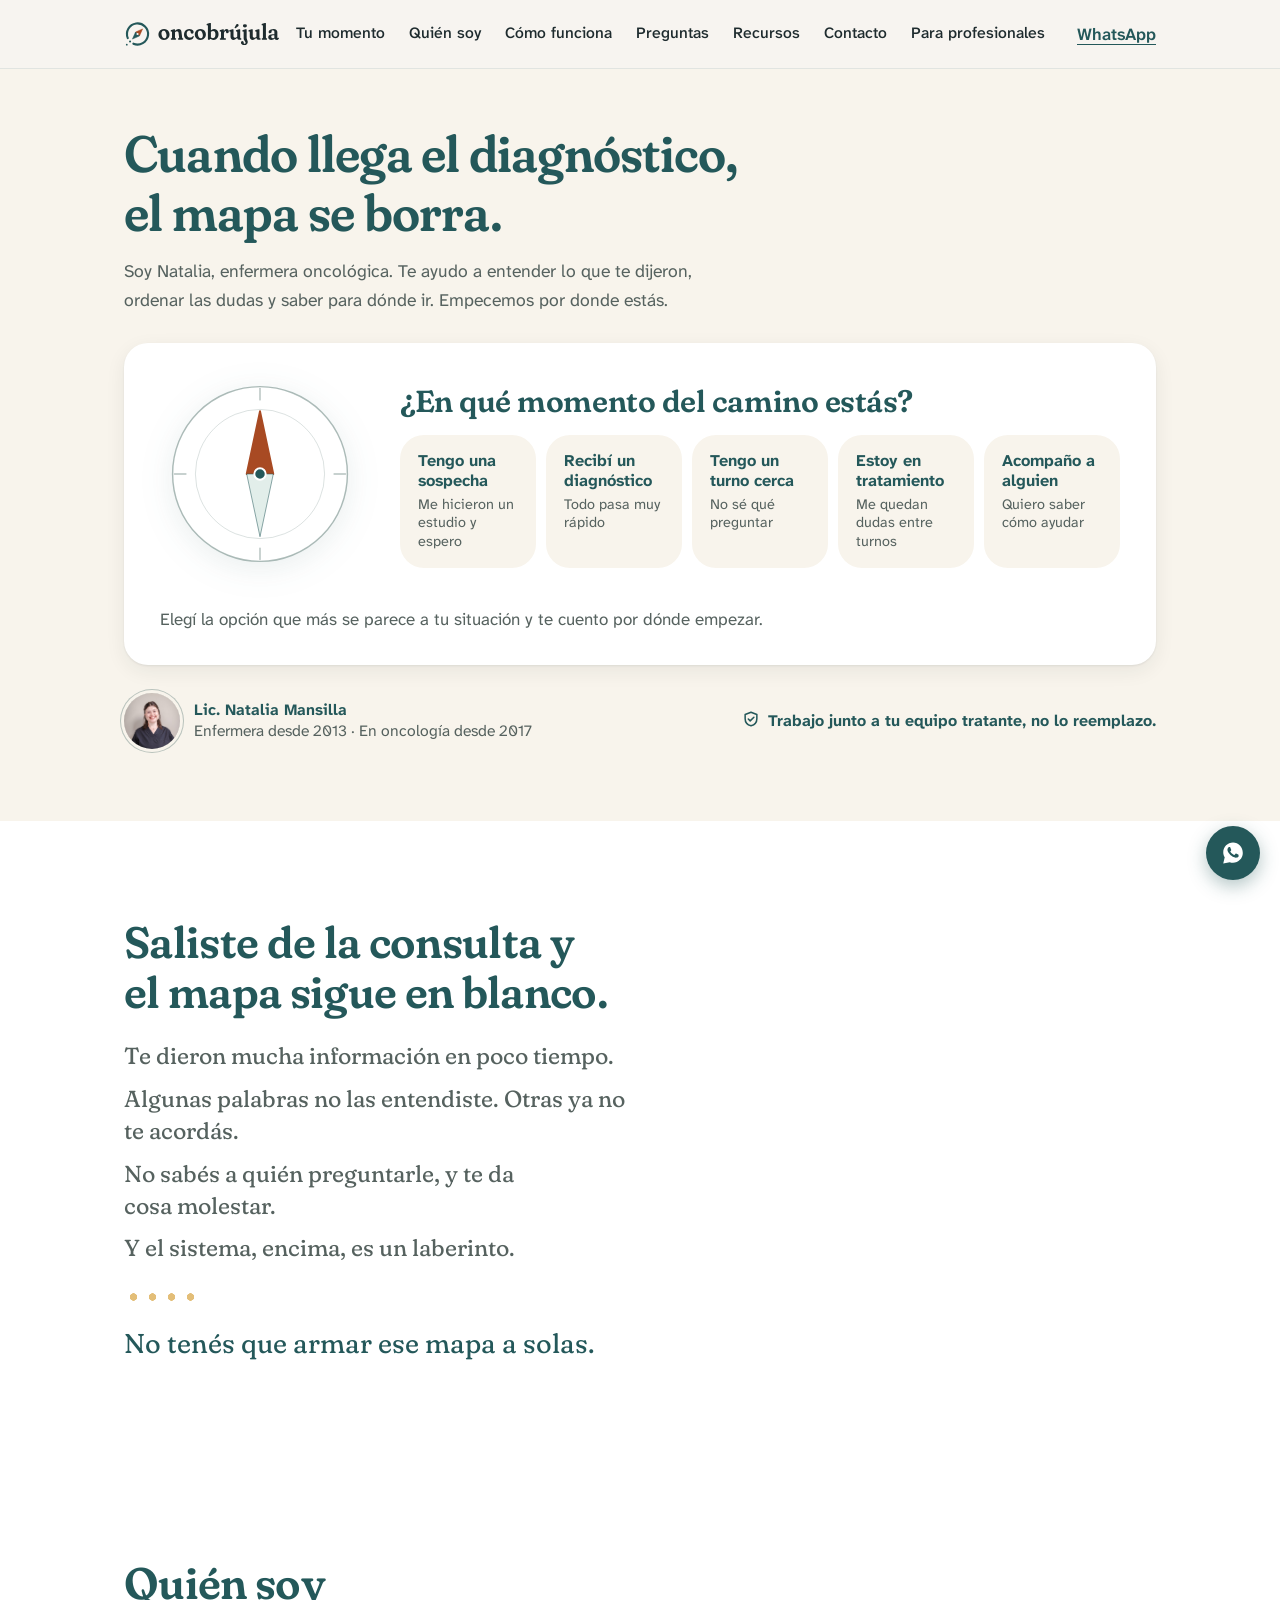
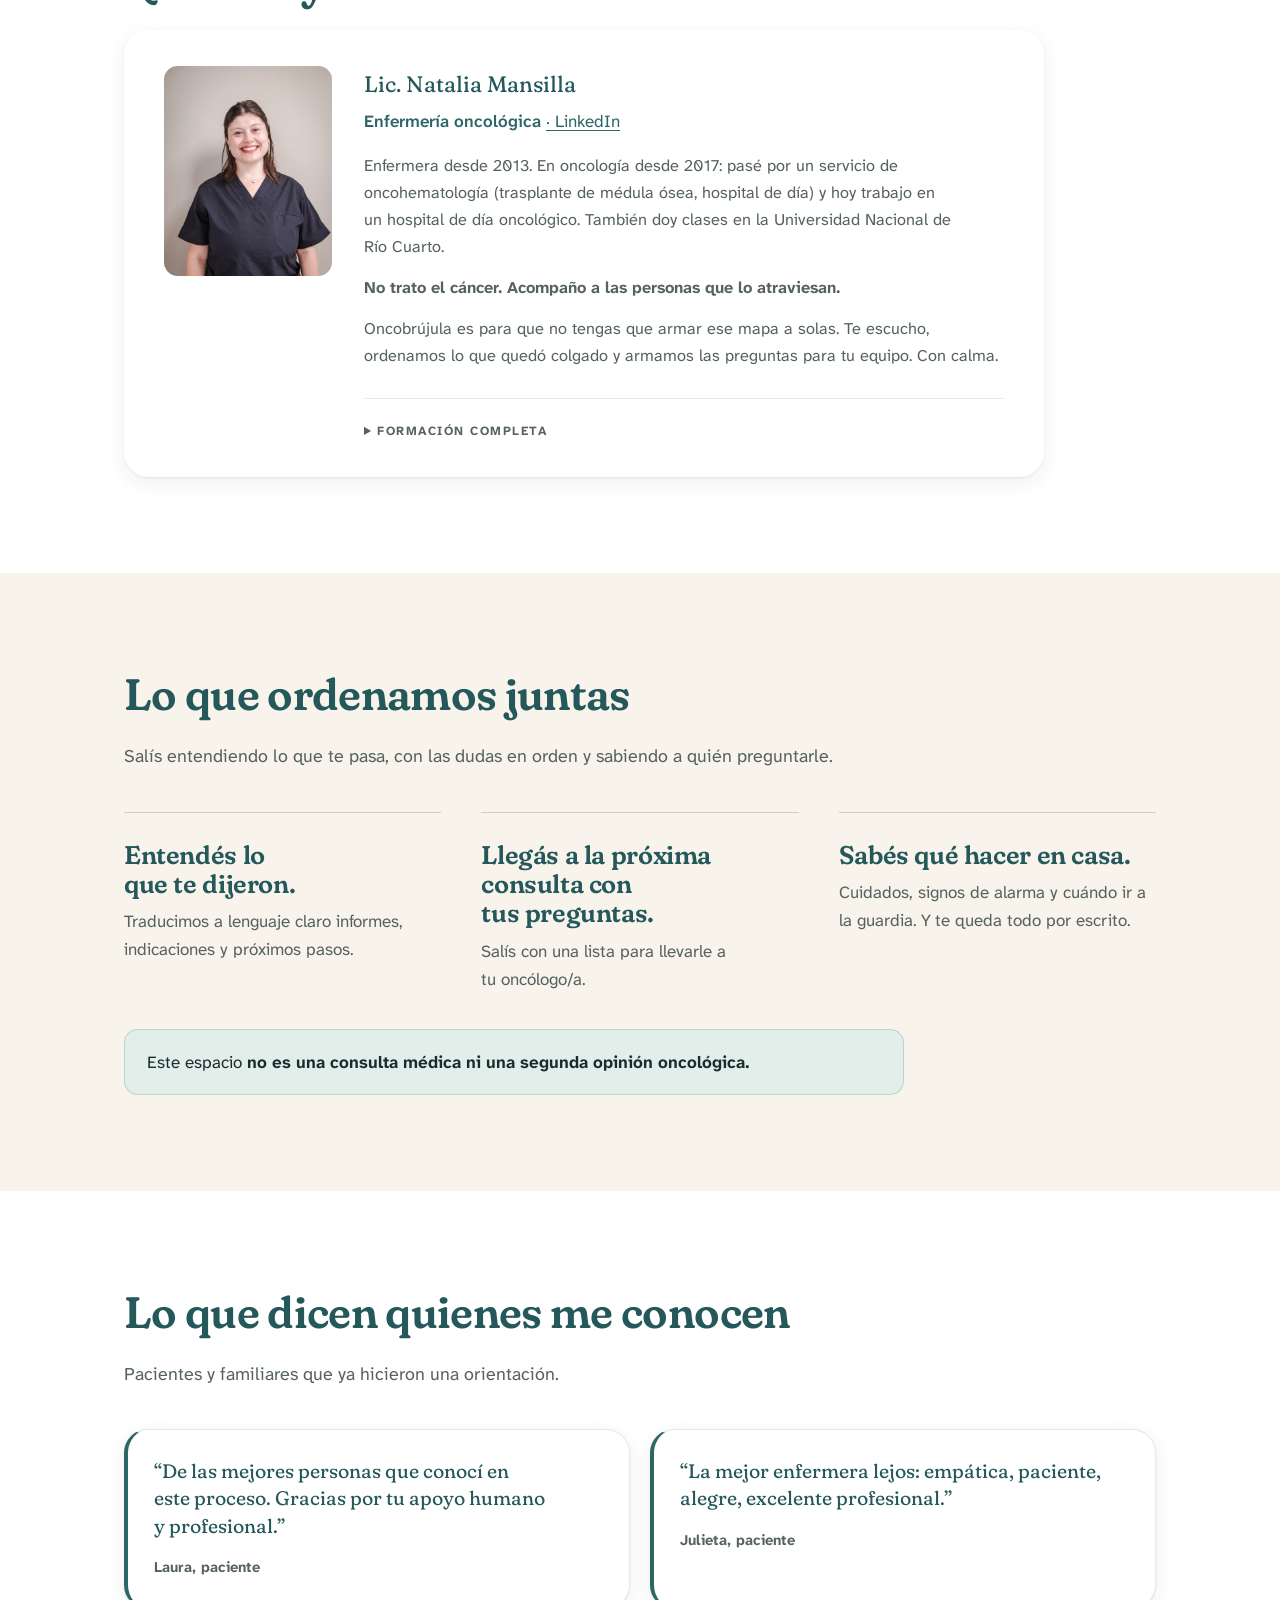
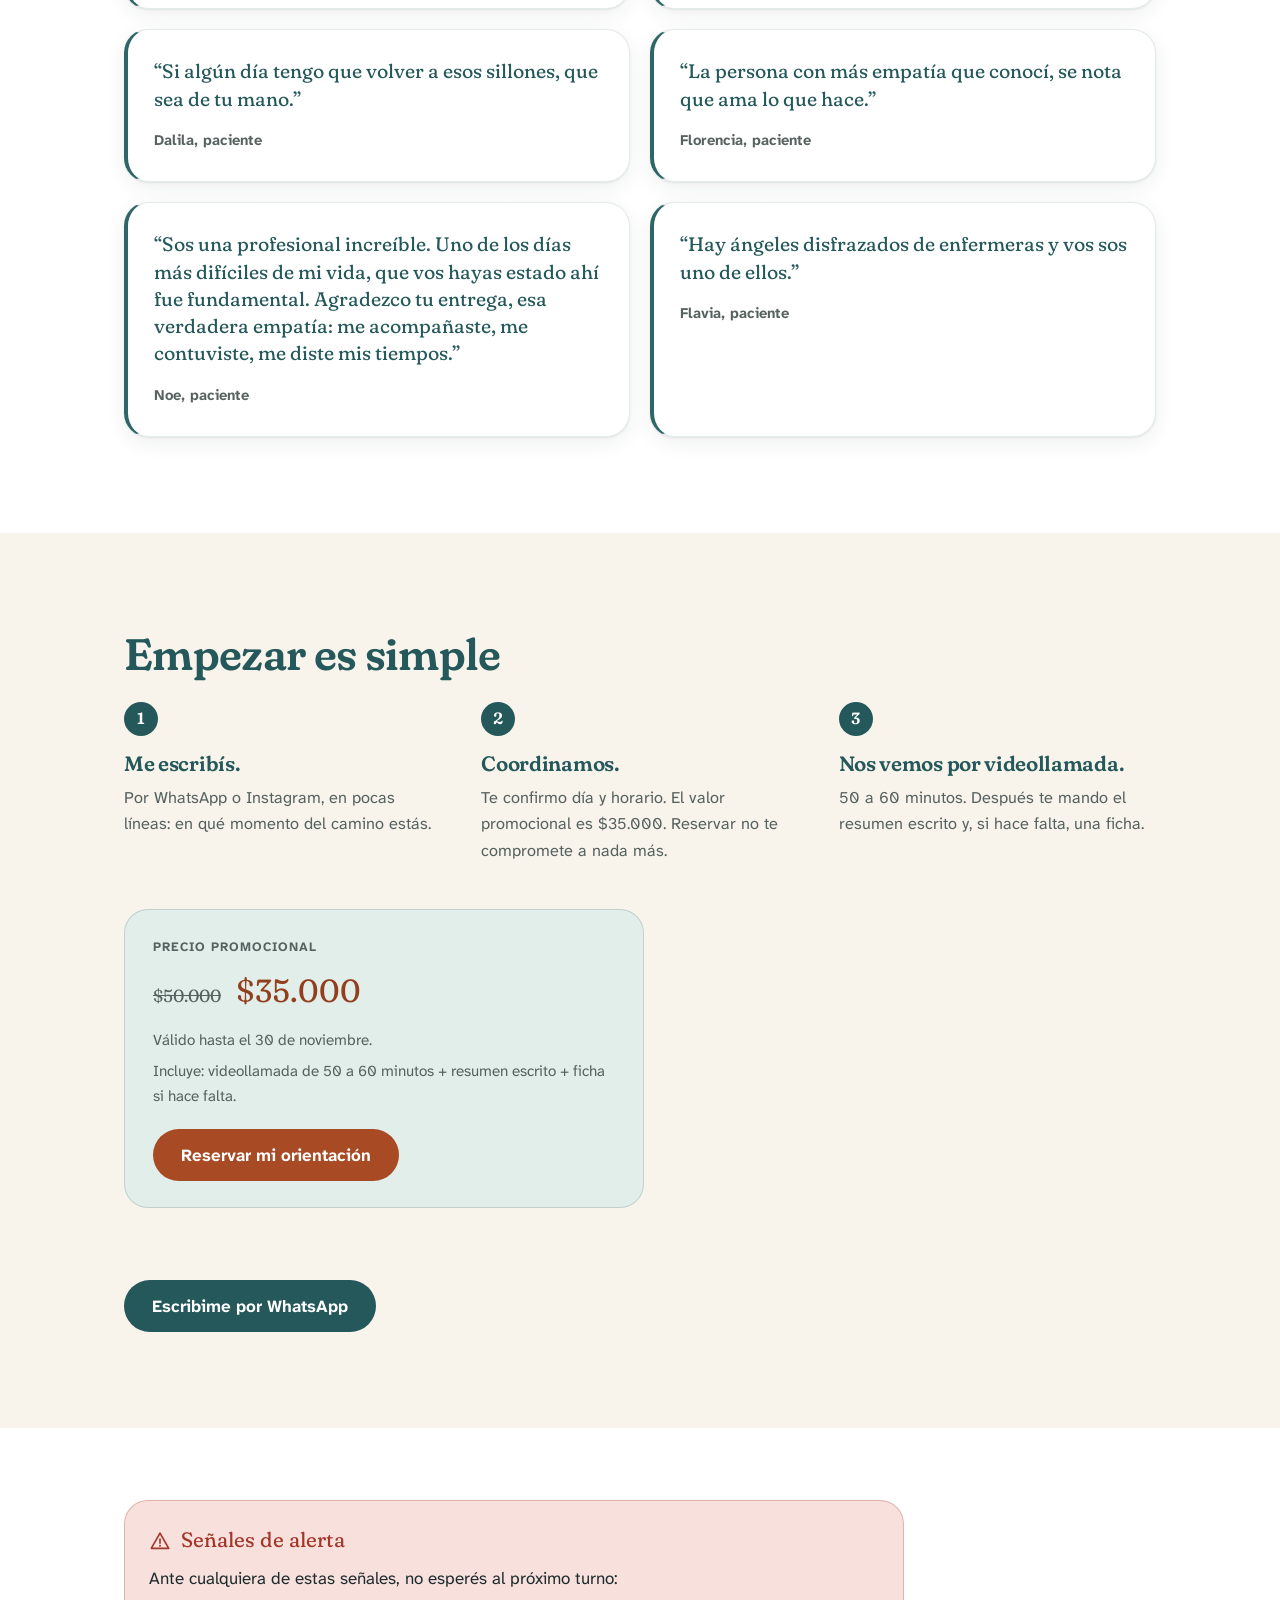
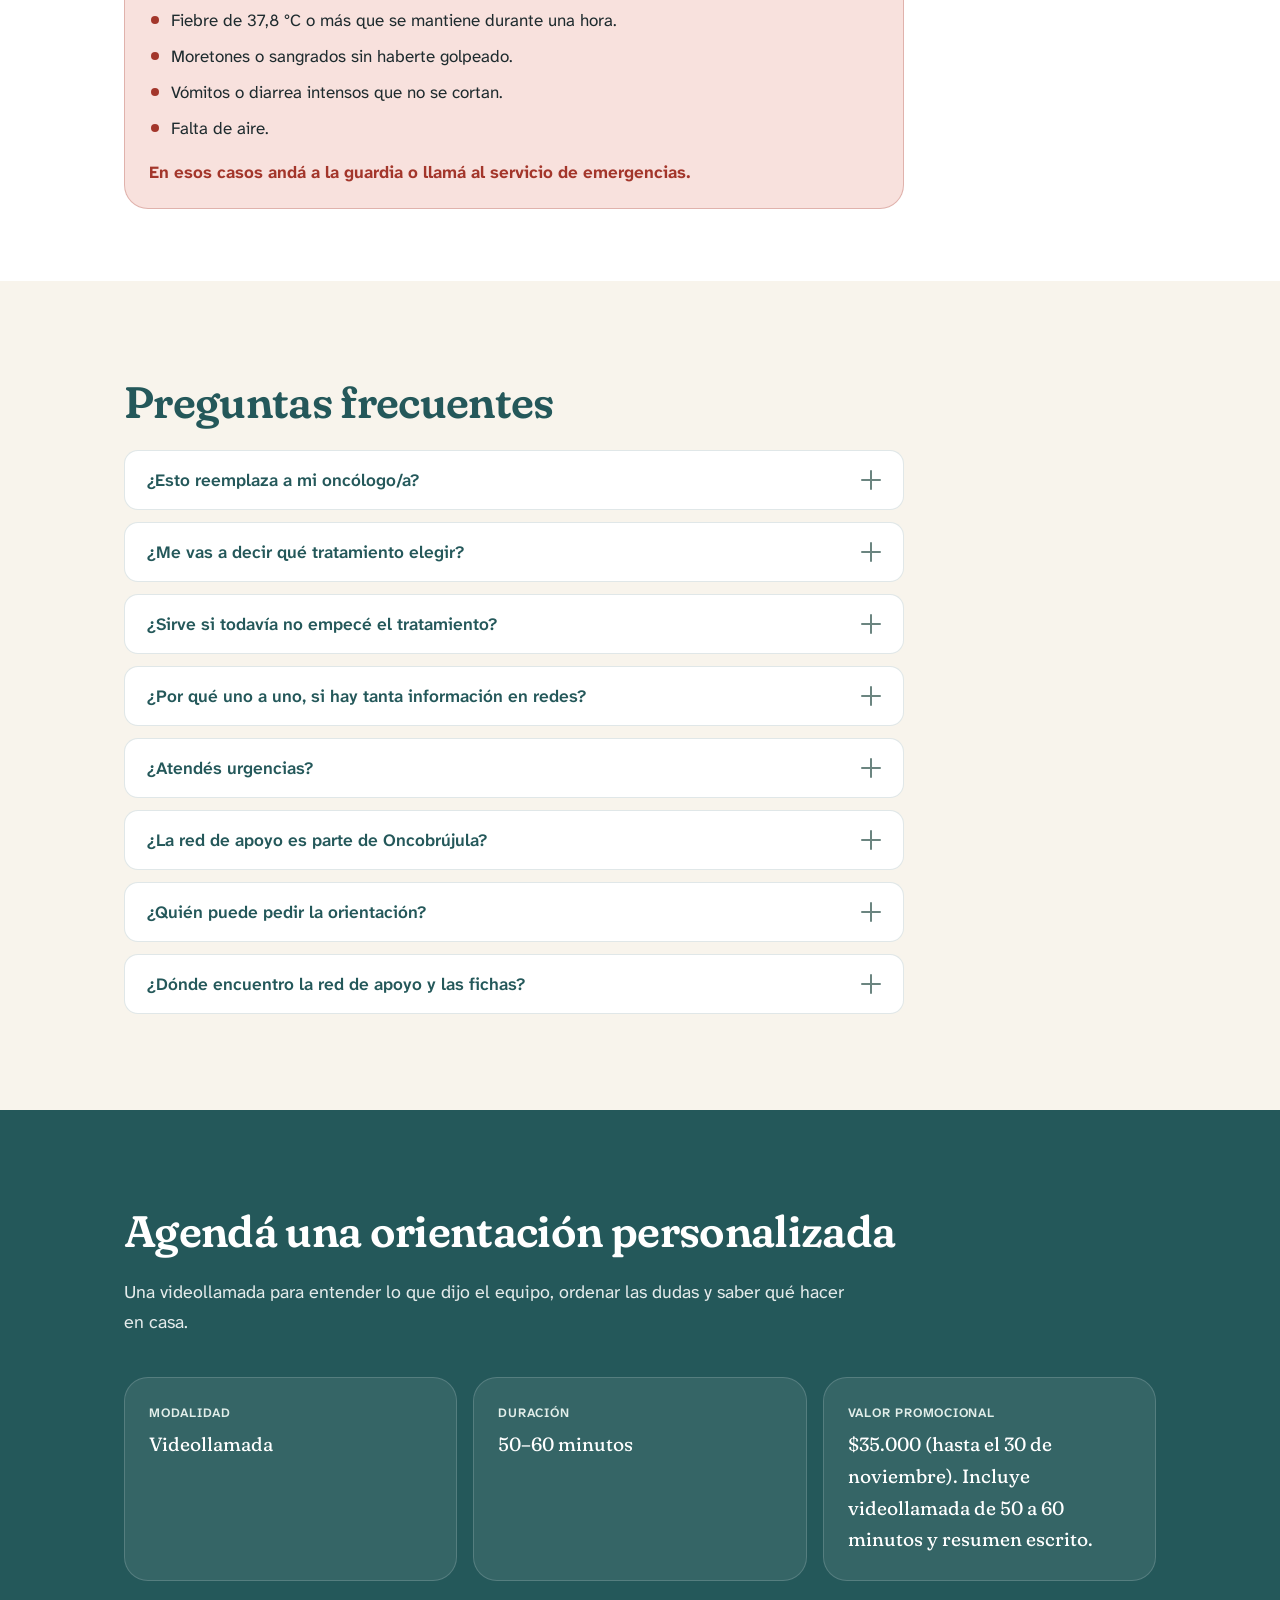
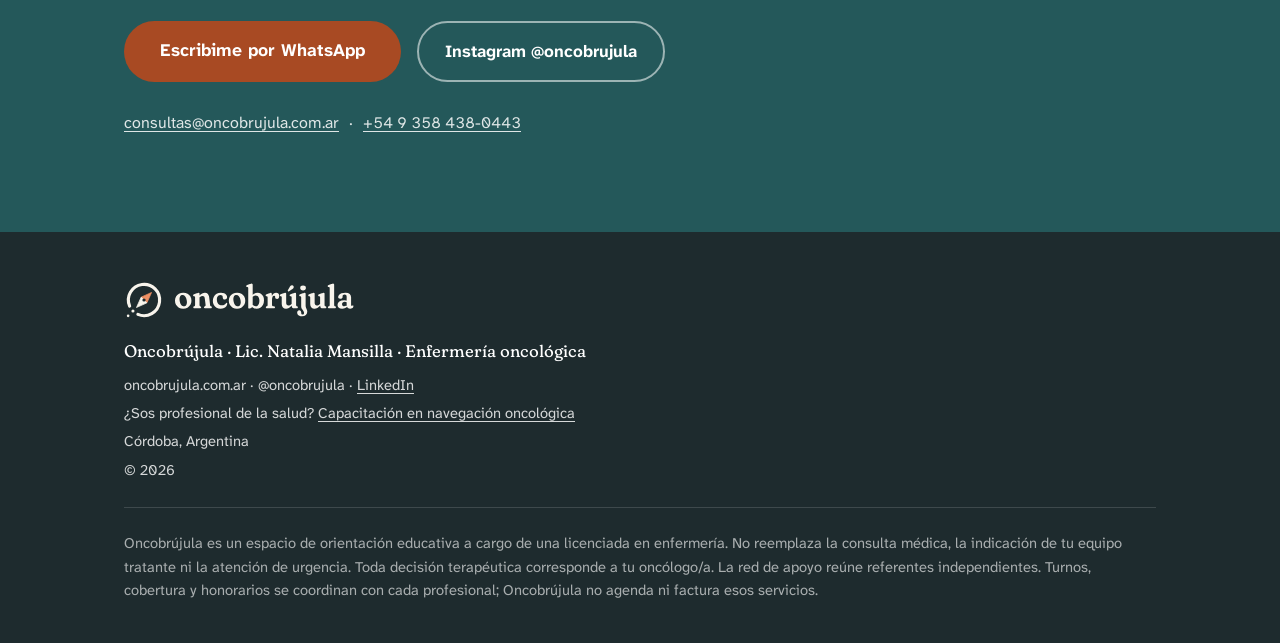
<file: index.html>
<!DOCTYPE html>
<html lang="es-AR">
<head>
<meta charset="UTF-8">
<meta name="viewport" content="width=device-width, initial-scale=1.0">
<title>Oncobrújula | Orientación de enfermería oncológica</title>
<meta name="description" content="Orientación profesional para pacientes y familias. Videollamada para entender el plan de tratamiento. No reemplaza a tu equipo tratante.">

<!-- Vista previa al compartir (WhatsApp, Facebook, Instagram, LinkedIn) -->
<meta property="og:type" content="website">
<meta property="og:locale" content="es_AR">
<meta property="og:site_name" content="Oncobrújula">
<meta property="og:url" content="https://oncobrujula.com.ar/">
<meta property="og:title" content="Oncobrújula | Orientación de enfermería oncológica">
<meta property="og:description" content="Orientación para pacientes y familias en tratamiento oncológico. Videollamada con la Lic. Natalia Mansilla para entender el plan y ordenar las dudas.">
<meta property="og:image" content="https://oncobrujula.com.ar/img/og-oncobrujula.jpg">
<meta property="og:image:type" content="image/jpeg">
<meta property="og:image:width" content="1200">
<meta property="og:image:height" content="630">
<meta property="og:image:alt" content="Oncobrújula: Cuando llega el diagnóstico, el mapa se borra. Lic. Natalia Mansilla, enfermería oncológica.">
<meta name="twitter:card" content="summary_large_image">
<meta name="theme-color" content="#F8F4EC">
<link rel="stylesheet" href="style.css?v=20261111b">
<link rel="stylesheet" href="about.css?v=20261111b">
<link rel="stylesheet" href="recursos.css?v=20261110">
<link rel="stylesheet" href="fichas.css?v=20261110">
<link rel="stylesheet" href="precio.css?v=20261110">
<link rel="stylesheet" href="testimonios.css?v=20261111">
<link rel="preload" href="fonts/atkinson-next.woff2" as="font" type="font/woff2" crossorigin>
<link rel="preload" href="fonts/fraunces.woff2" as="font" type="font/woff2" crossorigin>
<link rel="icon" type="image/svg+xml" href="img/oncobrujula-isotipo.svg">
<link rel="apple-touch-icon" href="img/apple-touch-icon.png">
</head>
<body>
<a class="skip-link" href="#contenido">Saltar al contenido</a>
<header class="site-header">
  <nav class="nav" aria-label="Navegación principal">
    <a href="#top" class="nav__brand"><img class="nav__logo" src="img/oncobrujula-logo-horizontal.svg" alt="Oncobrújula" width="208" height="36"></a>
    <button class="nav__toggle" id="navToggle" aria-expanded="false" aria-controls="navMenu"><span class="sr-only">Abrir menú</span><span class="nav__toggle-bar" aria-hidden="true"></span></button>
    <div class="nav__menu" id="navMenu">
      <ul class="nav__links">
        <li><a href="#para-quien">Tu momento</a></li>
        <li><a href="#quien-soy">Quién soy</a></li>
        <li><a href="#como-funciona">Cómo funciona</a></li>
        <li><a href="#faq">Preguntas</a></li>
        <li><a href="recursos.html">Recursos</a></li>
        <li><a href="#orientacion">Contacto</a></li>
        <li><a href="formacion.html">Para profesionales</a></li>
      </ul>
      <a data-goatcounter-click="whatsapp-menu" class="nav__cta nav__cta--text" href="https://wa.me/5493584380443?text=Hola%20Natalia%2C%20quiero%20reservar%20una%20orientaci%C3%B3n%20de%20Oncobr%C3%BAjula.%20Estoy%20en%20este%20momento%3A%20" target="_blank" rel="noopener">WhatsApp</a>
    </div>
  </nav>
</header>
<main id="contenido">
<section class="hero hero--tablero" id="top">
  <div class="container">
    <div class="hero__head">
      <h1 class="hero__title">Cuando llega el diagnóstico, el mapa se borra.</h1>
      <p class="hero__lead">Soy Natalia, enfermera oncológica. Te ayudo a entender lo que te dijeron, ordenar las dudas y saber para dónde ir. Empecemos por donde estás.</p>
    </div>
    <div class="tablero" id="para-quien">
      <div class="moment" data-moment-root>
        <div class="moment__dial" aria-hidden="true">
        <svg viewBox="0 0 200 200" width="200" height="200">
          <circle cx="100" cy="100" r="92" fill="var(--white)" stroke="#6B8580" stroke-opacity=".55" stroke-width="1.5"/>
          <circle cx="100" cy="100" r="68" fill="none" stroke="#6B8580" stroke-opacity=".25"/>
          <g stroke="#6B8580" stroke-opacity=".5" stroke-width="1.5" stroke-linecap="round">
            <line x1="100" y1="10" x2="100" y2="22"/><line x1="190" y1="100" x2="178" y2="100"/><line x1="100" y1="190" x2="100" y2="178"/><line x1="10" y1="100" x2="22" y2="100"/>
          </g>
          <g class="moment__needle"><path d="M100 34 L114 100 L86 100 Z" fill="#A84A23" stroke="#A84A23" stroke-width="2" stroke-linejoin="round"/><path d="M100 166 L114 100 L86 100 Z" fill="#E2EEEA" stroke="#24585A" stroke-opacity=".55" stroke-linejoin="round"/></g>
          <circle cx="100" cy="100" r="6" fill="#24585A" stroke="#fff" stroke-width="2"/>
        </svg>
      </div>
        <div class="moment__ask">
          <h2 class="moment__question">¿En qué momento del camino estás?</h2>
          <div class="moment__opts" role="group" aria-label="Tu momento">
        <button type="button" class="moment__opt" id="opt-sospecha" data-moment="sospecha" data-angle="0" aria-pressed="false" aria-controls="panel-sospecha"><span class="moment__opt-title">Tengo una sospecha</span><span class="moment__opt-sub">Me hicieron un estudio y espero</span></button>
        <button type="button" class="moment__opt" id="opt-diagnostico" data-moment="diagnostico" data-angle="72" aria-pressed="false" aria-controls="panel-diagnostico"><span class="moment__opt-title">Recibí un diagnóstico</span><span class="moment__opt-sub">Todo pasa muy rápido</span></button>
        <button type="button" class="moment__opt" id="opt-turno" data-moment="turno" data-angle="144" aria-pressed="false" aria-controls="panel-turno"><span class="moment__opt-title">Tengo un turno cerca</span><span class="moment__opt-sub">No sé qué preguntar</span></button>
        <button type="button" class="moment__opt" id="opt-tratamiento" data-moment="tratamiento" data-angle="216" aria-pressed="false" aria-controls="panel-tratamiento"><span class="moment__opt-title">Estoy en tratamiento</span><span class="moment__opt-sub">Me quedan dudas entre turnos</span></button>
        <button type="button" class="moment__opt" id="opt-familia" data-moment="familia" data-angle="288" aria-pressed="false" aria-controls="panel-familia"><span class="moment__opt-title">Acompaño a alguien</span><span class="moment__opt-sub">Quiero saber cómo ayudar</span></button>
        </div>
        </div>
        <div class="moment__out" aria-live="polite">
          <p class="moment__hint">Elegí la opción que más se parece a tu situación y te cuento por dónde empezar.</p>
        <div class="moment__panel" id="panel-sospecha" role="region" aria-labelledby="opt-sospecha" tabindex="-1" hidden>
          <div class="moment__guide">
            <p class="moment__chosen">Tu momento: <strong>Tengo una sospecha</strong></p>
            <p class="moment__echo">Te hicieron un estudio, apareció algo y todavía no hay diagnóstico.</p>
            <p class="moment__text">Es el momento con más angustia y menos acompañamiento, y sentir miedo es normal. No podés apurar el resultado, pero sí ordenar la espera: qué estudio sigue, quién lo pide y qué no tiene que esperar.</p>
            <a class="moment__link" href="fichas/Oncobrujula_Ficha02_Mientras_Esperas_Diagnostico.pdf" download data-goatcounter-click="recurso-desde-brujula-sospecha">Mientras tanto: descargá la ficha "Mientras esperás el diagnóstico" (PDF)</a>
          </div>
          <div class="moment__offer">
            <p class="moment__offer-title">Una orientación para acompañarte en la espera</p>
            <ul class="moment__offer-list">
              <li>Entender qué estudio te hicieron y qué paso sigue.</li>
              <li>Ordenar turnos, autorizaciones y papeles.</li>
              <li>Armar las preguntas para tu médico/a y saber qué no tiene que esperar.</li>
            </ul>
            <a class="btn btn--primary" href="https://wa.me/5493584380443?text=Hola%20Natalia%2C%20me%20hicieron%20un%20estudio%20y%20estoy%20esperando%20el%20diagn%C3%B3stico.%20Quiero%20una%20orientaci%C3%B3n." target="_blank" rel="noopener" data-goatcounter-click="whatsapp-brujula-sospecha">Quiero una orientación</a>
            <p class="offer__trust"><svg viewBox="0 0 20 20" width="18" height="18" aria-hidden="true"><path d="M10 2.5 3.5 5v4.6c0 4 2.8 6.9 6.5 7.9 3.7-1 6.5-3.9 6.5-7.9V5z" fill="none" stroke="currentColor" stroke-width="1.7" stroke-linejoin="round"/><path d="m7 10 2.1 2.1L13.2 8" fill="none" stroke="currentColor" stroke-width="1.7" stroke-linecap="round" stroke-linejoin="round"/></svg>Trabajo junto a tu equipo tratante, no lo reemplazo.</p>
          </div>
        </div>
        <div class="moment__panel" id="panel-diagnostico" role="region" aria-labelledby="opt-diagnostico" tabindex="-1" hidden>
          <div class="moment__guide">
            <p class="moment__chosen">Tu momento: <strong>Recibí un diagnóstico</strong></p>
            <p class="moment__echo">Recibiste un diagnóstico y saliste de la consulta con la cabeza llena.</p>
            <p class="moment__text">Es normal sentir que todo pasa muy rápido. El primer paso es ordenar: qué te dijeron, qué estudios faltan, cuál es el plan y quién es tu contacto en el centro.</p>
            <a class="moment__link" href="fichas/Oncobrujula_Ficha01_Preguntas_Oncologo.pdf" download data-goatcounter-click="recurso-desde-brujula-diagnostico">Mientras tanto: descargá la ficha de preguntas (PDF)</a>
          </div>
        </div>
        <div class="moment__panel" id="panel-turno" role="region" aria-labelledby="opt-turno" tabindex="-1" hidden>
          <div class="moment__guide">
            <p class="moment__chosen">Tu momento: <strong>Tengo un turno cerca</strong></p>
            <p class="moment__echo">Tenés un turno cerca y no sabés qué preguntar.</p>
            <p class="moment__text">Llegar con tus preguntas anotadas cambia la consulta: aprovechás mejor el tiempo y no te quedás con dudas al salir.</p>
            <a class="moment__link" href="fichas/Oncobrujula_Ficha01_Preguntas_Oncologo.pdf" download data-goatcounter-click="recurso-desde-brujula-turno">Mientras tanto: descargá la ficha de preguntas (PDF)</a>
          </div>
        </div>
        <div class="moment__panel" id="panel-tratamiento" role="region" aria-labelledby="opt-tratamiento" tabindex="-1" hidden>
          <div class="moment__guide">
            <p class="moment__chosen">Tu momento: <strong>Estoy en tratamiento</strong></p>
            <p class="moment__echo">Estás en tratamiento y entre visitas quedan dudas sobre síntomas, medicación oral o cuidados en casa.</p>
            <p class="moment__text">Algunas dudas pueden esperar al próximo turno y otras no. Repasá las señales de alerta y, para todo lo demás, lo vemos juntas.</p>
            <a class="moment__link" href="#alerta-titulo" data-goatcounter-click="recurso-desde-brujula-tratamiento">Ver señales de alerta</a>
          </div>
        </div>
        <div class="moment__panel" id="panel-familia" role="region" aria-labelledby="opt-familia" tabindex="-1" hidden>
          <div class="moment__guide">
            <p class="moment__chosen">Tu momento: <strong>Acompaño a alguien</strong></p>
            <p class="moment__echo">Acompañás a tu mamá, a tu pareja, a tu papá o a alguien que querés, y necesitás entender qué está pasando.</p>
            <p class="moment__text">Muchas veces quien hace las preguntas es quien acompaña. Y acompañar también cansa. Podés pedir la orientación vos, con el consentimiento de quien está en tratamiento, para entender el plan y saber cómo ayudar.</p>
            <a class="moment__link" href="recursos.html#red" data-goatcounter-click="recurso-desde-brujula-familia">Ver la red de apoyo en Río Cuarto</a>
          </div>
        </div>
        </div>
      </div>
      <noscript><ul class="check-list"><li>Te hicieron un estudio, apareció algo y todavía no hay diagnóstico.</li><li>Recibiste un diagnóstico y saliste de la consulta con la cabeza llena.</li><li>Tenés un turno cerca y no sabés qué preguntar.</li><li>Estás en tratamiento y entre visitas quedan dudas sobre síntomas, medicación oral o cuidados en casa.</li><li>Acompañás a tu mamá, a tu pareja, a tu papá o a alguien que querés, y necesitás entender qué está pasando.</li></ul></noscript>
    </div>
    <div class="hero__foot">
      <a class="hero__byline" href="#quien-soy">
        <img src="img/natalia.jpg" alt="" width="56" height="56">
        <span><strong>Lic. Natalia Mansilla</strong><span>Enfermera desde 2013 · En oncología desde 2017</span></span>
      </a>
      <p class="offer__trust"><svg viewBox="0 0 20 20" width="18" height="18" aria-hidden="true"><path d="M10 2.5 3.5 5v4.6c0 4 2.8 6.9 6.5 7.9 3.7-1 6.5-3.9 6.5-7.9V5z" fill="none" stroke="currentColor" stroke-width="1.7" stroke-linejoin="round"/><path d="m7 10 2.1 2.1L13.2 8" fill="none" stroke="currentColor" stroke-width="1.7" stroke-linecap="round" stroke-linejoin="round"/></svg>Trabajo junto a tu equipo tratante, no lo reemplazo.</p>
    </div>
  </div>
</section>
<section class="section pain" aria-labelledby="dolor-titulo">
  <div class="container">
    <h2 class="section__title" id="dolor-titulo">Saliste de la consulta y el mapa sigue en blanco.</h2>
    <div class="pain__lines">
      <p>Te dieron mucha información en poco tiempo.</p>
      <p>Algunas palabras no las entendiste. Otras ya no te acordás.</p>
      <p>No sabés a quién preguntarle, y te da cosa molestar.</p>
      <p>Y el sistema, encima, es un laberinto.</p>
    </div>
    <p class="pain__close">No tenés que armar ese mapa a solas.</p>
  </div>
</section>
<section class="section" id="quien-soy">
  <div class="container">
    <h2 class="section__title">Quién soy</h2>
    <div class="about">
      <img class="about__photo" src="img/natalia.jpg" alt="Natalia Mansilla, licenciada en enfermería, de ambo oscuro y sonriendo." width="1000" height="1498" loading="lazy">
      <div class="about__copy">
        <p class="about__name">Lic. Natalia Mansilla</p>
        <p class="about__role">Enfermería oncológica <a class="about__linkedin" href="https://www.linkedin.com/in/natalia-lmansilla" target="_blank" rel="noopener">· LinkedIn</a></p>
        <p class="about__text">Enfermera desde 2013. En oncología desde 2017: pasé por un servicio de oncohematología (trasplante de médula ósea, hospital de día) y hoy trabajo en un hospital de día oncológico. También doy clases en la Universidad Nacional de Río Cuarto.</p>
        <p class="about__text"><strong>No trato el cáncer. Acompaño a las personas que lo atraviesan.</strong></p>
        <p class="about__text">Oncobrújula es para que no tengas que armar ese mapa a solas. Te escucho, ordenamos lo que quedó colgado y armamos las preguntas para tu equipo. Con calma.</p>
        <details class="about__formacion">
          <summary class="about__formacion-title">Formación completa</summary>
          <ul class="about__formacion-list">
            <li>Navegación programática del cáncer en Argentina — Ministerio de Salud de la Nación, Dirección Nacional del Cáncer</li>
            <li>Formada en Enfermería oncológica de adultos — Instituto Nacional del Cáncer (INC)</li>
            <li>Formada en Cuidados paliativos para enfermería — Instituto Nacional del Cáncer (INC)</li>
            <li>Formada en Enfermería para oncología pediátrica — Instituto Nacional del Cáncer (INC)</li>
            <li>Formada en Educación al paciente y su familia — Hospital Privado Universitario de Córdoba</li>
            <li>Formada en Susceptibilidad y fragilidad de la piel oncológica — Asociación Argentina de Dermatología, Área Cosmetología</li>
            <li>Formada en Estética oncológica — Omnia Professional Learning</li>
          </ul>
        </details>
      </div>
    </div>
  </div>
</section>
<section class="section section--tint" id="la-orientacion">
  <div class="container">
    <h2 class="section__title">Lo que ordenamos juntas</h2>
    <p class="section__lead">Salís entendiendo lo que te pasa, con las dudas en orden y sabiendo a quién preguntarle.</p>
    <ul class="gains">
      <li><h3>Entendés lo que te dijeron.</h3><p>Traducimos a lenguaje claro informes, indicaciones y próximos pasos.</p></li>
      <li><h3>Llegás a la próxima consulta con tus preguntas.</h3><p>Salís con una lista para llevarle a tu oncólogo/a.</p></li>
      <li><h3>Sabés qué hacer en casa.</h3><p>Cuidados, signos de alarma y cuándo ir a la guardia. Y te queda todo por escrito.</p></li>
    </ul>
    <p class="notice">Este espacio <strong>no es una consulta médica ni una segunda opinión oncológica.</strong></p>
  </div>
</section>
<section class="section" id="testimonios">
  <div class="container">
    <h2 class="section__title">Lo que dicen quienes me conocen</h2>
    <p class="section__lead">Pacientes y familiares que ya hicieron una orientación.</p>
    <ul class="quotes">
      <li class="quote"><blockquote>De las mejores personas que conocí en este proceso. Gracias por tu apoyo humano y profesional.</blockquote><p class="quote__author">Laura, paciente</p></li>
      <li class="quote"><blockquote>La mejor enfermera lejos: empática, paciente, alegre, excelente profesional.</blockquote><p class="quote__author">Julieta, paciente</p></li>
      <li class="quote"><blockquote>Si algún día tengo que volver a esos sillones, que sea de tu mano.</blockquote><p class="quote__author">Dalila, paciente</p></li>
      <li class="quote"><blockquote>La persona con más empatía que conocí, se nota que ama lo que hace.</blockquote><p class="quote__author">Florencia, paciente</p></li>
      <li class="quote"><blockquote>Sos una profesional increíble. Uno de los días más difíciles de mi vida, que vos hayas estado ahí fue fundamental. Agradezco tu entrega, esa verdadera empatía: me acompañaste, me contuviste, me diste mis tiempos.</blockquote><p class="quote__author">Noe, paciente</p></li>
      <li class="quote"><blockquote>Hay ángeles disfrazados de enfermeras y vos sos uno de ellos.</blockquote><p class="quote__author">Flavia, paciente</p></li>
    </ul>
  </div>
</section>
<section class="section section--tint" id="como-funciona">
  <div class="container">
    <h2 class="section__title">Empezar es simple</h2>
    <ol class="steps steps--three">
      <li><span class="steps__num">1</span><div><h3>Me escribís.</h3><p>Por WhatsApp o Instagram, en pocas líneas: en qué momento del camino estás.</p></div></li>
      <li><span class="steps__num">2</span><div><h3>Coordinamos.</h3><p>Te confirmo día y horario. El valor promocional es $35.000. Reservar no te compromete a nada más.</p></div></li>
      <li><span class="steps__num">3</span><div><h3>Nos vemos por videollamada.</h3><p>50 a 60 minutos. Después te mando el resumen escrito y, si hace falta, una ficha.</p></div></li>
    </ol>
    <div class="price">
      <p class="price__label">Precio promocional</p>
      <p class="price__amount"><span class="price__old">$50.000</span> $35.000</p>
      <p class="price__valid">Válido hasta el 30 de noviembre.</p>
      <p class="price__includes">Incluye: videollamada de 50 a 60 minutos + resumen escrito + ficha si hace falta.</p>
      <a data-goatcounter-click="whatsapp-precio" href="https://wa.me/5493584380443?text=Hola%20Natalia%2C%20quiero%20reservar%20una%20orientaci%C3%B3n%20de%20Oncobr%C3%BAjula.%20Estoy%20en%20este%20momento%3A%20" class="btn btn--primary" target="_blank" rel="noopener">Reservar mi orientación</a>
    </div>
    <a data-goatcounter-click="whatsapp-como-funciona" href="https://wa.me/5493584380443?text=Hola%20Natalia%2C%20quiero%20reservar%20una%20orientaci%C3%B3n%20de%20Oncobr%C3%BAjula.%20Estoy%20en%20este%20momento%3A%20" class="btn btn--whatsapp steps__cta" target="_blank" rel="noopener">Escribime por WhatsApp</a>
  </div>
</section>
<section class="section section--alert" id="alerta" aria-labelledby="alerta-titulo">
  <div class="container">
    <div class="alert" role="note" aria-labelledby="alerta-titulo">
      <p class="alert__title" id="alerta-titulo"><svg class="alert__icon" viewBox="0 0 24 24" width="22" height="22" aria-hidden="true"><path d="M12 3.5 21.5 20h-19z" fill="none" stroke="currentColor" stroke-width="1.8" stroke-linejoin="round"/><path d="M12 10v4.5" stroke="currentColor" stroke-width="1.8" stroke-linecap="round"/><circle cx="12" cy="17.2" r="1.1" fill="currentColor"/></svg>Señales de alerta</p>
      <p>Ante cualquiera de estas señales, no esperés al próximo turno:</p>
      <ul class="alert__list">
        <li>Fiebre de 37,8 °C o más que se mantiene durante una hora.</li>
        <li>Moretones o sangrados sin haberte golpeado.</li>
        <li>Vómitos o diarrea intensos que no se cortan.</li>
        <li>Falta de aire.</li>
      </ul>
      <p class="alert__action">En esos casos andá a la guardia o llamá al servicio de emergencias.</p>
    </div>
  </div>
</section>
<section class="section section--tint" id="faq">
  <div class="container">
    <h2 class="section__title">Preguntas frecuentes</h2>
    <div class="accordion">
      <div class="accordion__item"><h3><button class="accordion__trigger" aria-expanded="false" aria-controls="faq-1" id="faq-1-btn">¿Esto reemplaza a mi oncólogo/a?<span class="accordion__icon" aria-hidden="true"></span></button></h3><div class="accordion__panel" id="faq-1" role="region" aria-labelledby="faq-1-btn" hidden><p>No. La orientación es informativa y de acompañamiento, y trabajo junto a tu equipo tratante. El objetivo es que llegues a la consulta con tus dudas en orden.</p></div></div>
      <div class="accordion__item"><h3><button class="accordion__trigger" aria-expanded="false" aria-controls="faq-2" id="faq-2-btn">¿Me vas a decir qué tratamiento elegir?<span class="accordion__icon" aria-hidden="true"></span></button></h3><div class="accordion__panel" id="faq-2" role="region" aria-labelledby="faq-2-btn" hidden><p>No. Podemos ordenar opciones y preguntas para que vos decidas con tu médico/a, respetando tus valores.</p></div></div>
      <div class="accordion__item"><h3><button class="accordion__trigger" aria-expanded="false" aria-controls="faq-3" id="faq-3-btn">¿Sirve si todavía no empecé el tratamiento?<span class="accordion__icon" aria-hidden="true"></span></button></h3><div class="accordion__panel" id="faq-3" role="region" aria-labelledby="faq-3-btn" hidden><p>Sí. Justamente ahí suele haber más niebla: estudios, tiempos, segunda opinión, qué llevar al primer turno.</p></div></div>
      <div class="accordion__item"><h3><button class="accordion__trigger" aria-expanded="false" aria-controls="faq-9" id="faq-9-btn">¿Por qué uno a uno, si hay tanta información en redes?<span class="accordion__icon" aria-hidden="true"></span></button></h3><div class="accordion__panel" id="faq-9" role="region" aria-labelledby="faq-9-btn" hidden><p>Porque cada tratamiento y cada forma de vivirlo es única. Lo que circula en redes, incluso lo que comparto yo, es información general. En la orientación miramos tu caso: tu plan, tus dudas y lo que necesitás en casa.</p></div></div>
      <div class="accordion__item"><h3><button class="accordion__trigger" aria-expanded="false" aria-controls="faq-4" id="faq-4-btn">¿Atendés urgencias?<span class="accordion__icon" aria-hidden="true"></span></button></h3><div class="accordion__panel" id="faq-4" role="region" aria-labelledby="faq-4-btn" hidden><p>No. Si hay fiebre de 37,8 °C o más que se mantiene durante una hora, moretones o sangrados sin golpe, vómitos o diarrea intensos que no se cortan, o falta de aire, andá a la guardia o llamá al servicio de emergencias.</p></div></div>
      <div class="accordion__item"><h3><button class="accordion__trigger" aria-expanded="false" aria-controls="faq-6" id="faq-6-btn">¿La red de apoyo es parte de Oncobrújula?<span class="accordion__icon" aria-hidden="true"></span></button></h3><div class="accordion__panel" id="faq-6" role="region" aria-labelledby="faq-6-btn" hidden><p>No. Son referentes para orientar. Cada uno atiende por su cuenta; yo no tomo esos turnos ni cobro por esa derivación.</p></div></div>
      <div class="accordion__item"><h3><button class="accordion__trigger" aria-expanded="false" aria-controls="faq-7" id="faq-7-btn">¿Quién puede pedir la orientación?<span class="accordion__icon" aria-hidden="true"></span></button></h3><div class="accordion__panel" id="faq-7" role="region" aria-labelledby="faq-7-btn" hidden><p>La persona en tratamiento o un familiar, con el consentimiento de quien está transitando el proceso. Muchas veces quien escribe es un familiar. Si acompañás a alguien, este espacio también es para vos.</p></div></div>
      <div class="accordion__item"><h3><button class="accordion__trigger" aria-expanded="false" aria-controls="faq-8" id="faq-8-btn">¿Dónde encuentro la red de apoyo y las fichas?<span class="accordion__icon" aria-hidden="true"></span></button></h3><div class="accordion__panel" id="faq-8" role="region" aria-labelledby="faq-8-btn" hidden><p>En <a href="recursos.html">Recursos</a>: profesionales de confianza en Río Cuarto y guías para descargar.</p></div></div>
    </div>
  </div>
</section>
<section class="section section--dark" id="orientacion">
  <div class="container">
    <h2 class="section__title section__title--light">Agendá una orientación personalizada</h2>
    <p class="section__lead section__lead--light">Una videollamada para entender lo que dijo el equipo, ordenar las dudas y saber qué hacer en casa.</p>
    <div class="info-cards info-cards--dark">
      <div class="info-card info-card--dark"><span class="info-card__label">Modalidad</span><span class="info-card__value">Videollamada</span></div>
      <div class="info-card info-card--dark"><span class="info-card__label">Duración</span><span class="info-card__value">50–60 minutos</span></div>
      <div class="info-card info-card--dark"><span class="info-card__label">Valor promocional</span><span class="info-card__value">$35.000 (hasta el 30 de noviembre). Incluye videollamada de 50 a 60 minutos y resumen escrito.</span></div>
    </div>
    <div class="contact-actions">
      <a data-goatcounter-click="whatsapp-agenda" href="https://wa.me/5493584380443?text=Hola%20Natalia%2C%20quiero%20reservar%20una%20orientaci%C3%B3n%20de%20Oncobr%C3%BAjula.%20Estoy%20en%20este%20momento%3A%20" class="btn btn--primary btn--large" target="_blank" rel="noopener">Escribime por WhatsApp</a>
      <a data-goatcounter-click="instagram" href="https://instagram.com/oncobrujula" class="btn btn--outline-light" target="_blank" rel="noopener">Instagram @oncobrujula</a>
    </div>
    <p class="contact-details"><a data-goatcounter-click="mail" href="mailto:consultas@oncobrujula.com.ar">consultas@oncobrujula.com.ar</a> <span aria-hidden="true">·</span> <a href="https://wa.me/5493584380443" target="_blank" rel="noopener">+54 9 358 438-0443</a></p>
  </div>
</section>
</main>
<footer class="footer"><div class="container">
  <img class="footer__logo" src="img/oncobrujula-logo-horizontal-negativo.svg" alt="Oncobrújula" width="231" height="40">
  <p class="footer__brand">Oncobrújula · Lic. Natalia Mansilla · Enfermería oncológica</p>
  <p class="footer__meta">oncobrujula.com.ar · @oncobrujula · <a href="https://www.linkedin.com/company/oncobrujula/" target="_blank" rel="noopener">LinkedIn</a></p>
  <p class="footer__meta">¿Sos profesional de la salud? <a href="formacion.html">Capacitación en navegación oncológica</a></p>
  <p class="footer__meta">Córdoba, Argentina</p>
  <p class="footer__meta">© 2026</p>
  <p class="footer__disclaimer">Oncobrújula es un espacio de orientación educativa a cargo de una licenciada en enfermería. No reemplaza la consulta médica, la indicación de tu equipo tratante ni la atención de urgencia. Toda decisión terapéutica corresponde a tu oncólogo/a. La red de apoyo reúne referentes independientes. Turnos, cobertura y honorarios se coordinan con cada profesional; Oncobrújula no agenda ni factura esos servicios.</p>
</div></footer>
<a data-goatcounter-click="whatsapp-flotante" href="https://wa.me/5493584380443?text=Hola%20Natalia%2C%20quiero%20reservar%20una%20orientaci%C3%B3n%20de%20Oncobr%C3%BAjula.%20Estoy%20en%20este%20momento%3A%20" class="whatsapp-float" target="_blank" rel="noopener" aria-label="Escribir por WhatsApp"><svg viewBox="0 0 32 32" width="26" height="26" aria-hidden="true"><path fill="currentColor" d="M16.03 3C9.4 3 4 8.34 4 14.93c0 2.32.66 4.48 1.8 6.32L4 29l7.98-1.75a12.9 12.9 0 0 0 4.05.65c6.63 0 12.03-5.34 12.03-11.93C28.06 8.34 22.66 3 16.03 3zm7.02 17.03c-.3.83-1.7 1.58-2.35 1.66-.6.08-1.36.11-2.2-.14-.5-.15-1.15-.36-1.98-.71-3.49-1.5-5.77-4.99-5.95-5.22-.17-.23-1.42-1.88-1.42-3.59 0-1.7.9-2.54 1.21-2.89.3-.34.67-.43.9-.43.22 0 .45 0 .64.01.2.01.48-.08.75.57.3.7.99 2.42 1.08 2.6.09.17.15.38.03.61-.11.23-.17.38-.33.58-.17.2-.35.44-.5.6-.17.17-.34.35-.15.68.2.34.87 1.42 1.86 2.3 1.28 1.13 2.36 1.48 2.7 1.65.34.17.53.14.73-.08.2-.23.85-.98 1.08-1.32.23-.34.46-.28.77-.17.31.11 1.98.93 2.32 1.1.34.17.56.26.65.4.09.15.09.85-.21 1.68z"/></svg></a>
<script src="app.js?v=20261110d" defer></script>
<!-- Métricas: GoatCounter (sin cookies). Panel: https://oncobrujula.goatcounter.com -->
<script data-goatcounter="https://oncobrujula.goatcounter.com/count" async src="https://gc.zgo.at/count.js"></script>
<!-- Métricas: Metricool -->
<script>function loadScript(a){var b=document.getElementsByTagName("head")[0],c=document.createElement("script");c.type="text/javascript",c.src="https://tracker.metricool.com/resources/be.js",c.onreadystatechange=a,c.onload=a,b.appendChild(c)}loadScript(function(){beTracker.t({hash:"25ac21d6b87a748a68394f468e2a0b91"})});</script>
</body></html>
</file>
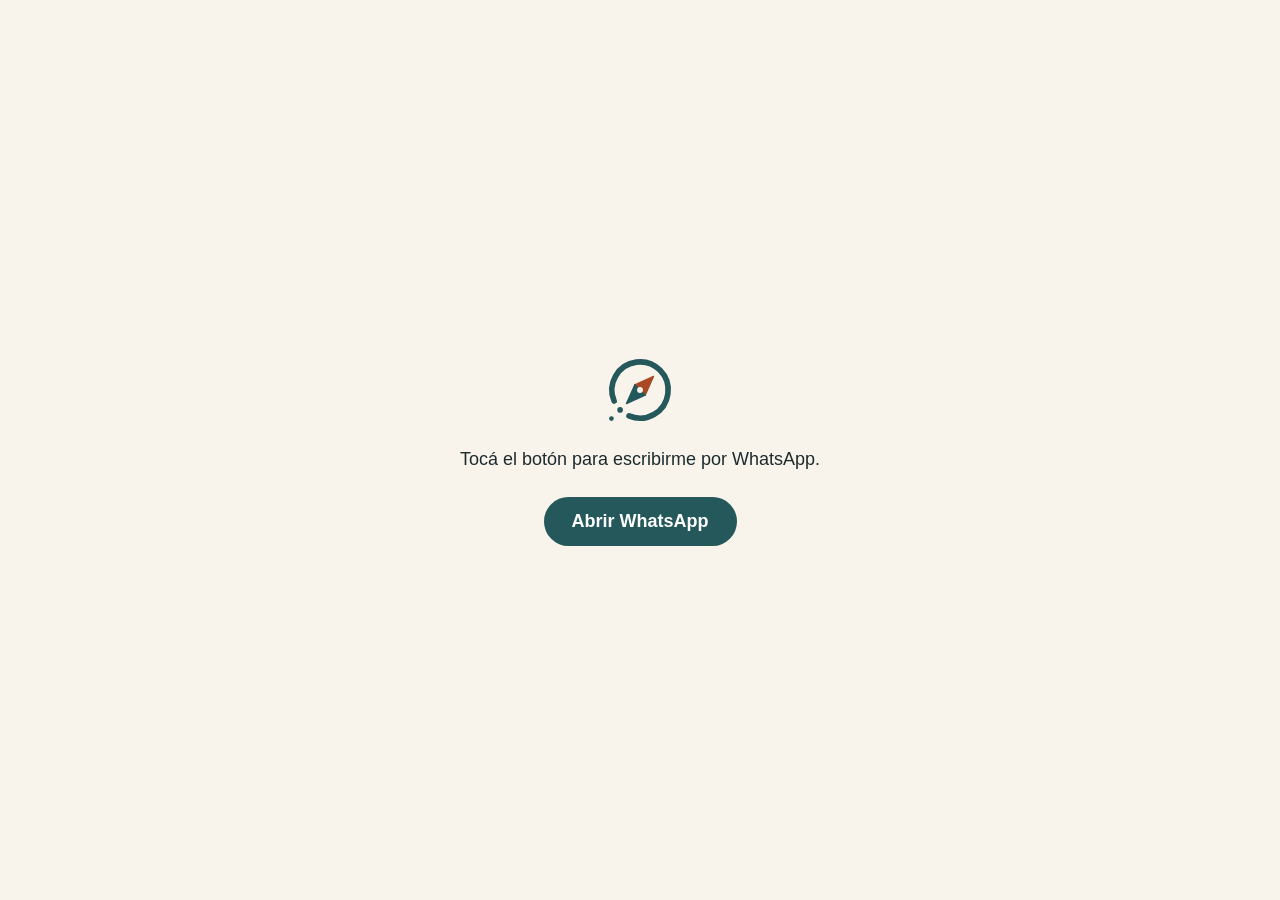
<file: whatsapp/index.html>
<!DOCTYPE html>
<html lang="es-AR">
<head>
<meta charset="UTF-8">
<meta name="viewport" content="width=device-width, initial-scale=1.0">
<title>Oncobrújula | Agendá tu orientación</title>
<meta name="description" content="Escribime por WhatsApp para agendar una orientación de enfermería oncológica por videollamada.">
<meta name="robots" content="noindex">

<!-- Vista previa al compartir -->
<meta property="og:type" content="website">
<meta property="og:locale" content="es_AR">
<meta property="og:site_name" content="Oncobrújula">
<meta property="og:url" content="https://oncobrujula.com.ar/whatsapp/">
<meta property="og:title" content="Oncobrújula | Agendá tu orientación por WhatsApp">
<meta property="og:description" content="Orientación para pacientes y familias en tratamiento oncológico. Videollamada con la Lic. Natalia Mansilla.">
<meta property="og:image" content="https://oncobrujula.com.ar/img/og-oncobrujula.jpg">
<meta property="og:image:type" content="image/jpeg">
<meta property="og:image:width" content="1200">
<meta property="og:image:height" content="630">
<meta property="og:image:alt" content="Oncobrújula: Cuando llega el diagnóstico, el mapa se borra. Lic. Natalia Mansilla, enfermería oncológica.">
<meta name="twitter:card" content="summary_large_image">
<meta name="theme-color" content="#F8F4EC">
<link rel="icon" type="image/svg+xml" href="../img/oncobrujula-isotipo.svg">

<style>
  body { margin:0; min-height:100vh; display:flex; align-items:center; justify-content:center;
         background:#F8F4EC; color:#1E2B2E; font-family:-apple-system,BlinkMacSystemFont,"Segoe UI",sans-serif;
         text-align:center; padding:24px; box-sizing:border-box; }
  p { font-size:18px; line-height:1.5; margin:0 0 24px; }
  img { display:block; width:72px; height:72px; margin:0 auto 20px; }
  a { display:inline-block; background:#24585A; color:#FFFFFF; text-decoration:none; font-weight:700;
      padding:14px 28px; border-radius:999px; font-size:18px; }
  a:focus-visible { outline:2px solid transparent; box-shadow:0 0 0 3px #F8F4EC, 0 0 0 6px #24585A; }
</style>
</head>
<body>
<main>
  <img src="../img/oncobrujula-isotipo.svg" alt="" width="72" height="72">
  <p>Tocá el botón para escribirme por WhatsApp.</p>
  <a id="wa" data-goatcounter-click="whatsapp-desde-instagram" href="https://wa.me/5493584380443?text=Hola%20Natalia%2C%20te%20escribo%20desde%20Instagram.%20Quiero%20agendar%20una%20orientaci%C3%B3n%20de%20Oncobr%C3%BAjula.">Abrir WhatsApp</a>
</main>
<!-- Sin redirección automática: que el toque sea del usuario, no de un script, evita que el
     navegador interno de Instagram rompa el texto precargado (llega con %20, %2C, etc. sin decodificar). -->
<!-- Métricas: GoatCounter (sin cookies). Panel: https://oncobrujula.goatcounter.com -->
<script data-goatcounter="https://oncobrujula.goatcounter.com/count" async src="https://gc.zgo.at/count.js"></script>
</body>
</html>
</file>
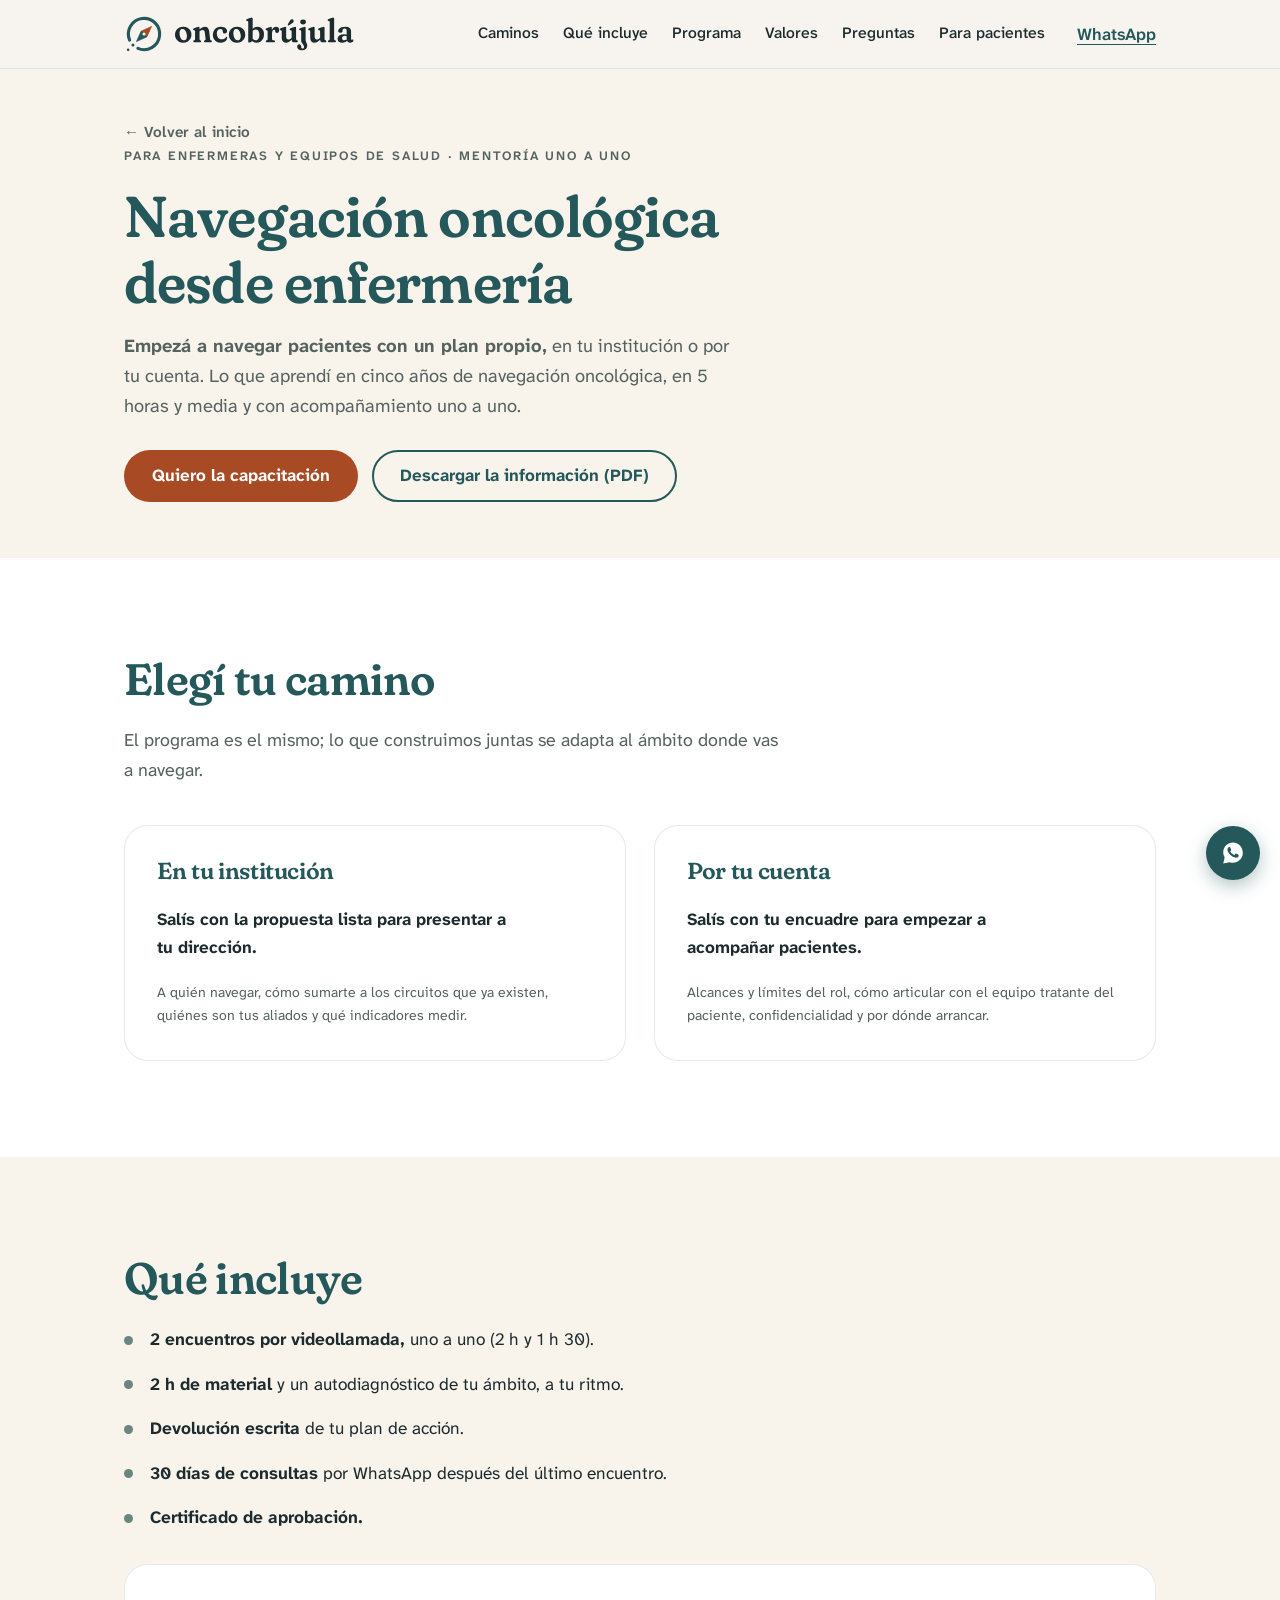
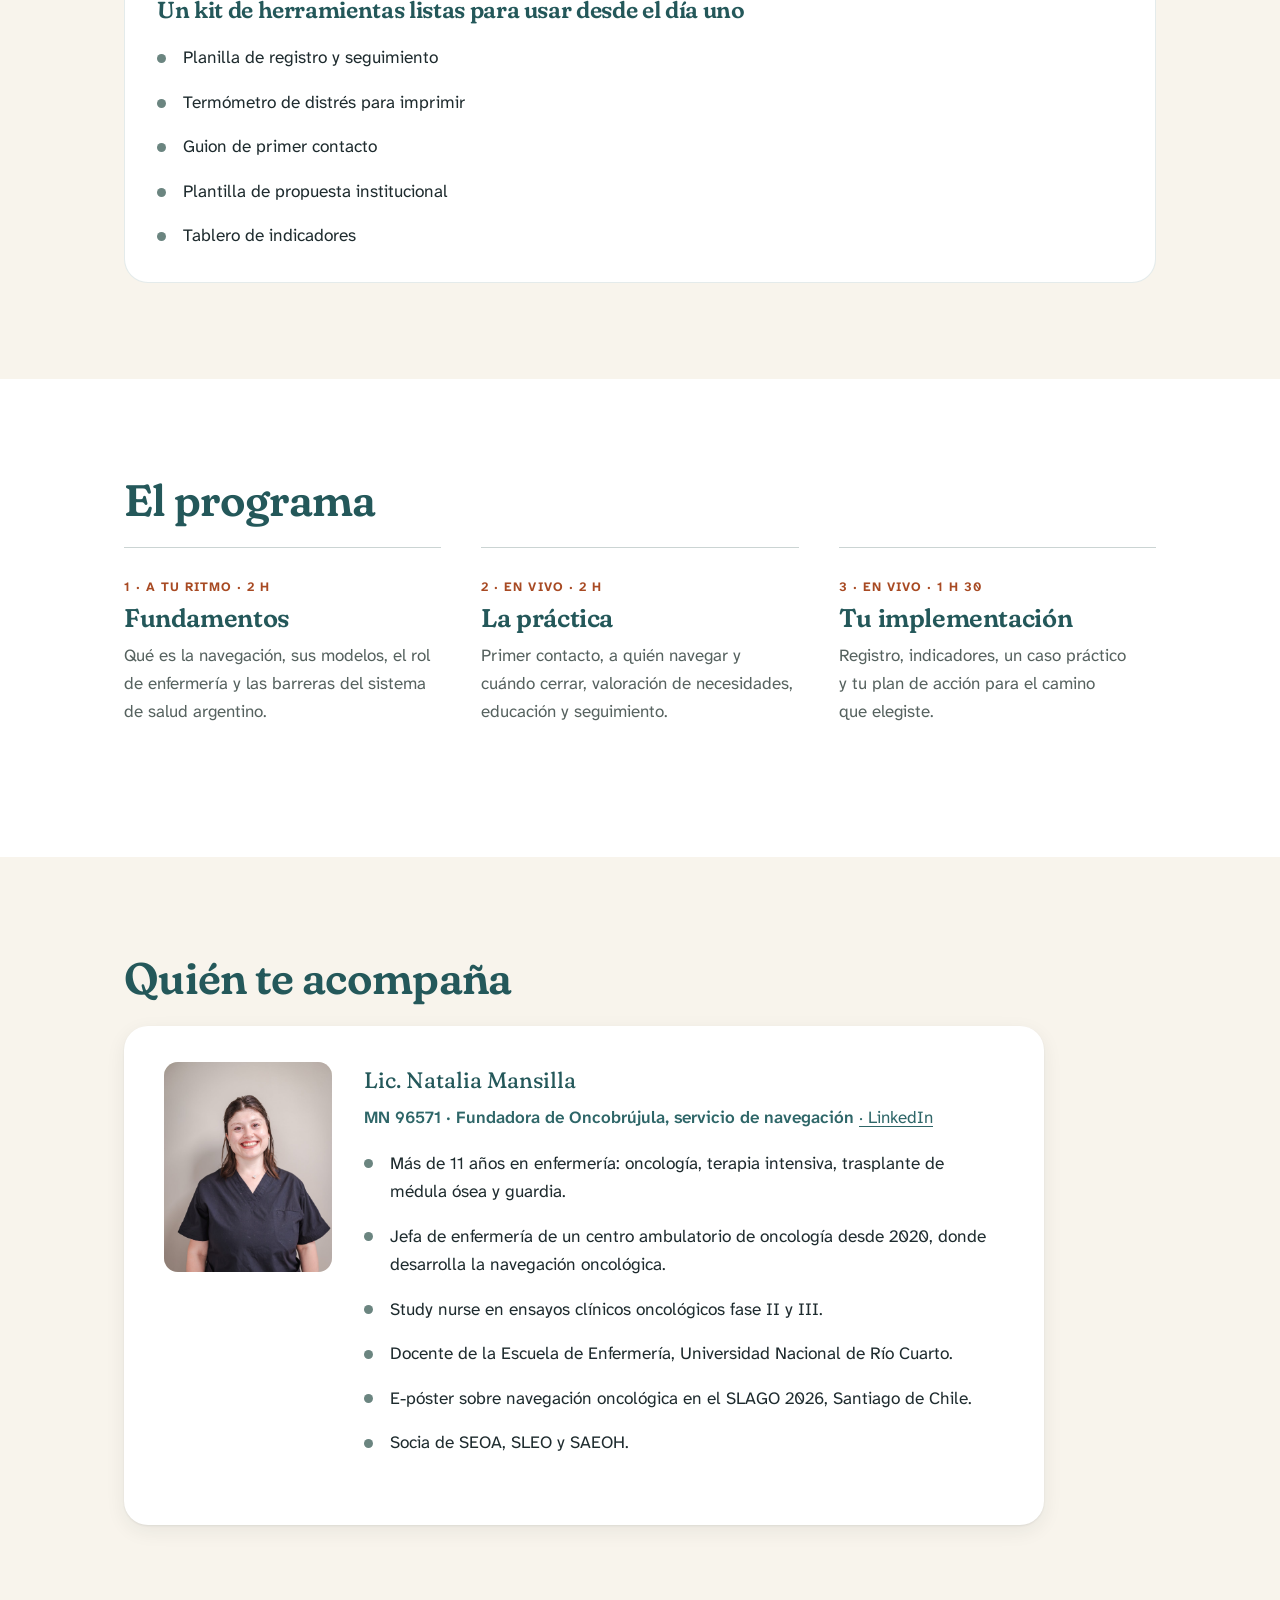
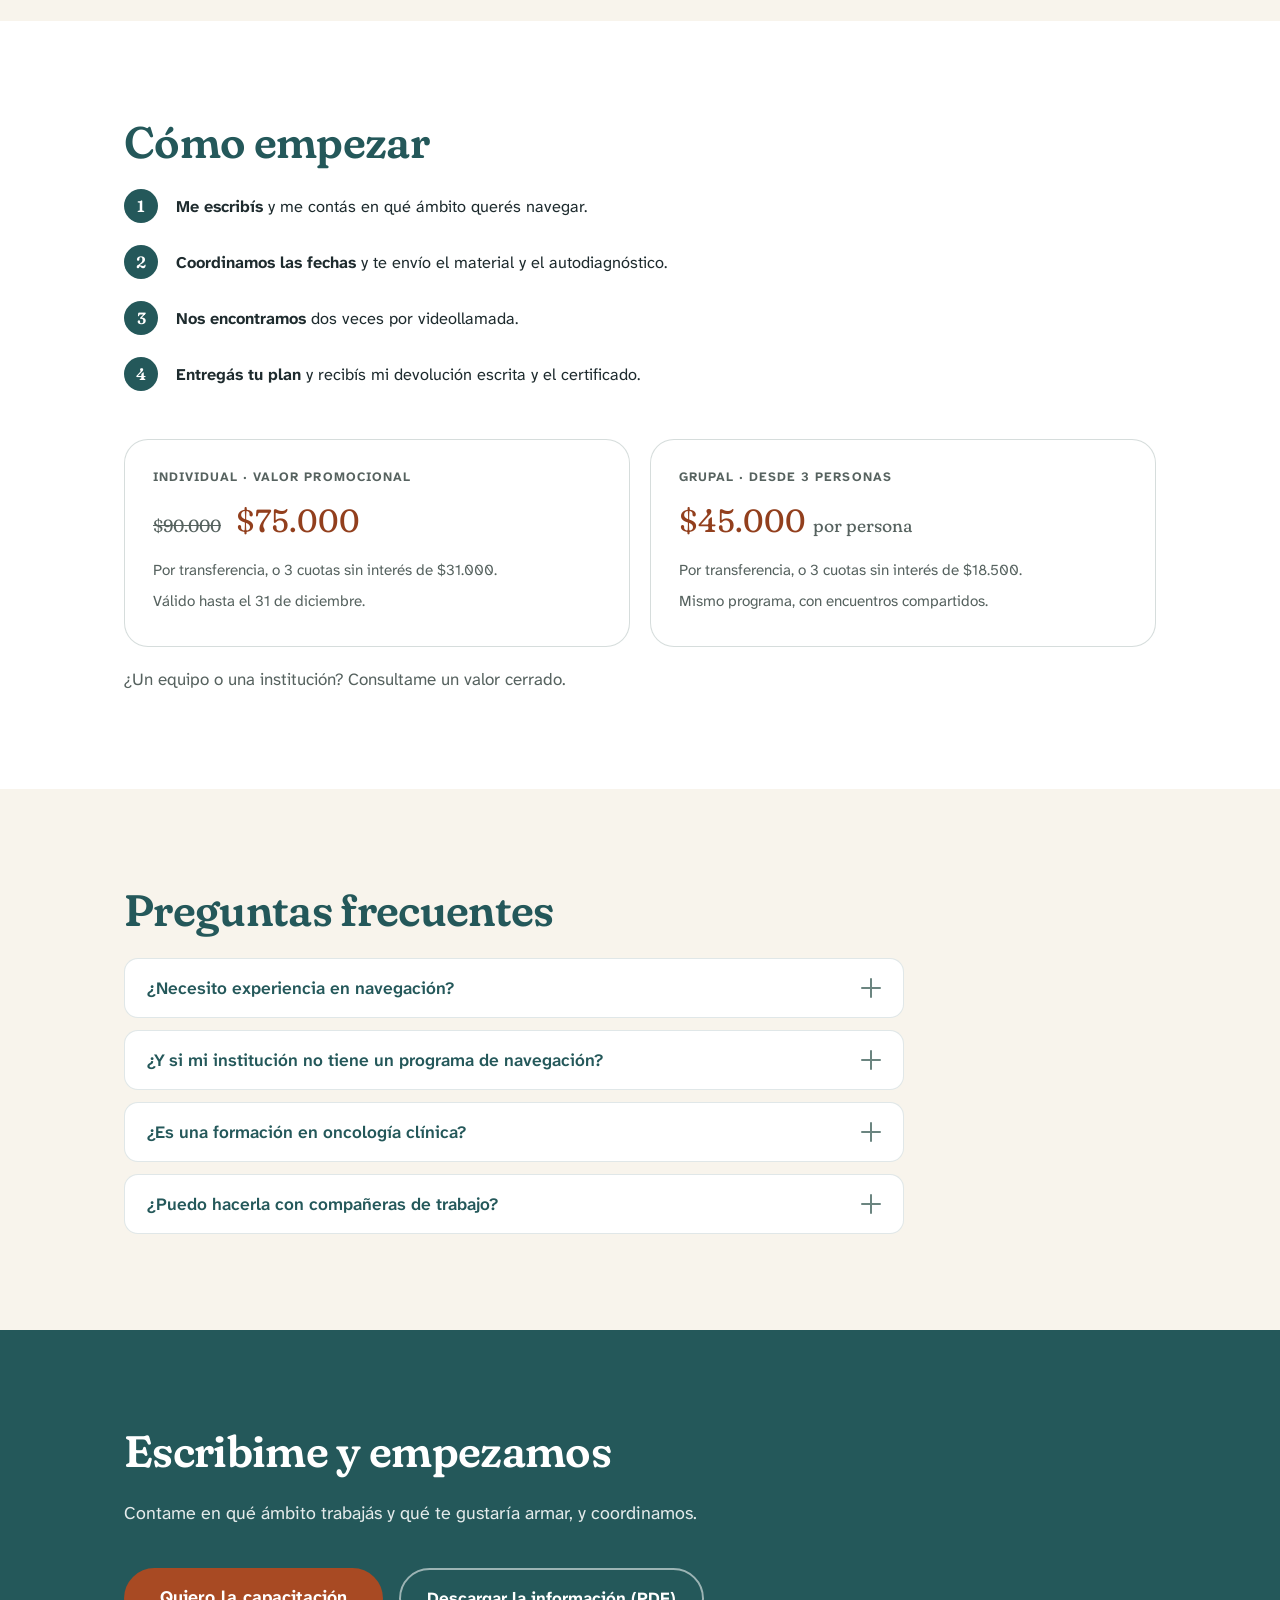
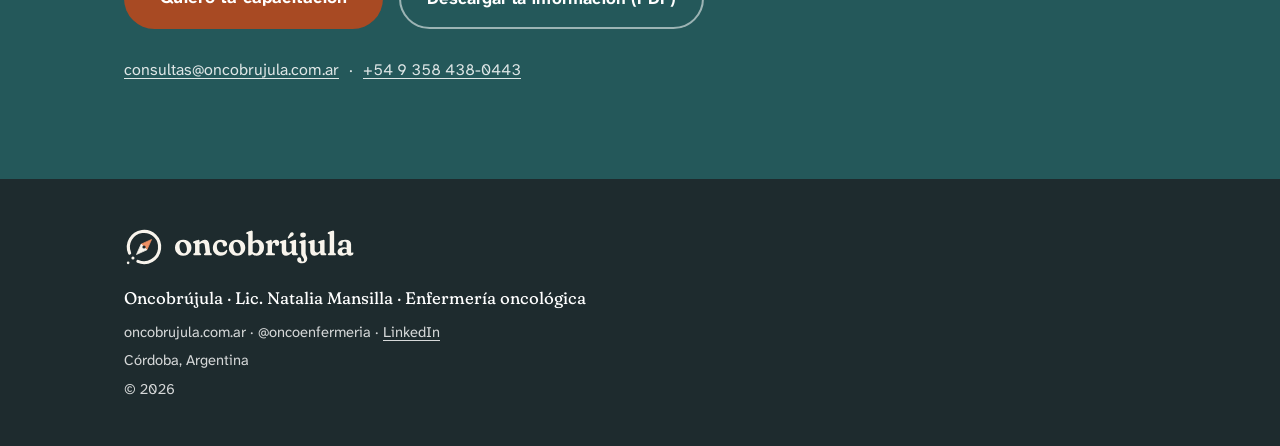
<file: formacion.html>
<!DOCTYPE html>
<html lang="es-AR">
<head>
<meta charset="UTF-8">
<meta name="viewport" content="width=device-width, initial-scale=1.0">
<title>Capacitación en navegación oncológica desde enfermería | Lic. Natalia Mansilla</title>
<meta name="description" content="Mentoría uno a uno para enfermeras y equipos de salud: empezá a navegar pacientes con un plan propio, en tu institución o por tu cuenta.">

<!-- Vista previa al compartir (WhatsApp, Facebook, Instagram, LinkedIn) -->
<meta property="og:type" content="website">
<meta property="og:locale" content="es_AR">
<meta property="og:site_name" content="Oncobrújula">
<meta property="og:url" content="https://oncobrujula.com.ar/formacion.html">
<meta property="og:title" content="Capacitación en navegación oncológica desde enfermería">
<meta property="og:description" content="Mentoría uno a uno con la Lic. Natalia Mansilla: salís con tu plan de navegación, para tu institución o para empezar por tu cuenta.">
<meta property="og:image" content="https://oncobrujula.com.ar/img/og-oncobrujula.jpg">
<meta property="og:image:type" content="image/jpeg">
<meta property="og:image:width" content="1200">
<meta property="og:image:height" content="630">
<meta property="og:image:alt" content="Oncobrújula · Lic. Natalia Mansilla, enfermería oncológica.">
<meta name="twitter:card" content="summary_large_image">
<meta name="theme-color" content="#F8F4EC">
<link rel="stylesheet" href="style.css?v=20261111b">
<link rel="stylesheet" href="about.css?v=20261111b">
<link rel="stylesheet" href="precio.css?v=20261115">
<link rel="stylesheet" href="formacion.css?v=20261115">
<link rel="preload" href="fonts/atkinson-next.woff2" as="font" type="font/woff2" crossorigin>
<link rel="preload" href="fonts/fraunces.woff2" as="font" type="font/woff2" crossorigin>
<link rel="icon" type="image/svg+xml" href="img/oncobrujula-isotipo.svg">
<link rel="apple-touch-icon" href="img/apple-touch-icon.png">
</head>
<body>
<a class="skip-link" href="#contenido">Saltar al contenido</a>
<header class="site-header">
  <nav class="nav" aria-label="Navegación principal">
    <a href="index.html" class="nav__brand"><img class="nav__logo" src="img/oncobrujula-logo-horizontal.svg" alt="Oncobrújula" width="208" height="36"></a>
    <button class="nav__toggle" id="navToggle" aria-expanded="false" aria-controls="navMenu"><span class="sr-only">Abrir menú</span><span class="nav__toggle-bar" aria-hidden="true"></span></button>
    <div class="nav__menu" id="navMenu">
      <ul class="nav__links">
        <li><a href="#caminos">Caminos</a></li>
        <li><a href="#incluye">Qué incluye</a></li>
        <li><a href="#programa">Programa</a></li>
        <li><a href="#valores">Valores</a></li>
        <li><a href="#faq">Preguntas</a></li>
        <li><a href="index.html">Para pacientes</a></li>
      </ul>
      <a data-goatcounter-click="whatsapp-formacion-menu" class="nav__cta nav__cta--text" href="https://wa.me/5493584380443?text=Hola%20Natalia%2C%20quiero%20informaci%C3%B3n%20sobre%20la%20capacitaci%C3%B3n%20en%20navegaci%C3%B3n%20oncol%C3%B3gica." target="_blank" rel="noopener">WhatsApp</a>
    </div>
  </nav>
</header>
<main id="contenido">
<section class="page-intro">
  <div class="container">
    <p class="page-intro__back"><a href="index.html">← Volver al inicio</a></p>
    <p class="eyebrow">Para enfermeras y equipos de salud · Mentoría uno a uno</p>
    <h1 class="page-intro__title">Navegación oncológica desde enfermería</h1>
    <p class="page-intro__lead"><strong>Empezá a navegar pacientes con un plan propio,</strong> en tu institución o por tu cuenta. Lo que aprendí en cinco años de navegación oncológica, en 5 horas y media y con acompañamiento uno a uno.</p>
    <div class="formacion-actions">
      <a data-goatcounter-click="whatsapp-formacion-intro" class="btn btn--primary" href="https://wa.me/5493584380443?text=Hola%20Natalia%2C%20quiero%20informaci%C3%B3n%20sobre%20la%20capacitaci%C3%B3n%20en%20navegaci%C3%B3n%20oncol%C3%B3gica." target="_blank" rel="noopener">Quiero la capacitación</a>
      <a data-goatcounter-click="pdf-formacion-intro" class="btn btn--ghost" href="formacion/Navegacion-oncologica-Natalia-Mansilla.pdf" download>Descargar la información (PDF)</a>
    </div>
  </div>
</section>

<section class="section" id="caminos">
  <div class="container">
    <h2 class="section__title">Elegí tu camino</h2>
    <p class="section__lead">El programa es el mismo; lo que construimos juntas se adapta al ámbito donde vas a navegar.</p>
    <div class="cols-2">
      <div class="col-card">
        <h3 class="col-card__title col-card__title--yes">En tu institución</h3>
        <p><strong>Salís con la propuesta lista para presentar a tu dirección.</strong></p>
        <p class="fineprint">A quién navegar, cómo sumarte a los circuitos que ya existen, quiénes son tus aliados y qué indicadores medir.</p>
      </div>
      <div class="col-card">
        <h3 class="col-card__title col-card__title--yes">Por tu cuenta</h3>
        <p><strong>Salís con tu encuadre para empezar a acompañar pacientes.</strong></p>
        <p class="fineprint">Alcances y límites del rol, cómo articular con el equipo tratante del paciente, confidencialidad y por dónde arrancar.</p>
      </div>
    </div>
  </div>
</section>

<section class="section section--tint" id="incluye">
  <div class="container">
    <h2 class="section__title">Qué incluye</h2>
    <ul class="check-list">
      <li><strong>2 encuentros por videollamada,</strong> uno a uno (2 h y 1 h 30).</li>
      <li><strong>2 h de material</strong> y un autodiagnóstico de tu ámbito, a tu ritmo.</li>
      <li><strong>Devolución escrita</strong> de tu plan de acción.</li>
      <li><strong>30 días de consultas</strong> por WhatsApp después del último encuentro.</li>
      <li><strong>Certificado de aprobación.</strong></li>
    </ul>
    <div class="col-card kit">
      <h3 class="col-card__title col-card__title--yes">Un kit de herramientas listas para usar desde el día uno</h3>
      <ul class="check-list">
        <li>Planilla de registro y seguimiento</li>
        <li>Termómetro de distrés para imprimir</li>
        <li>Guion de primer contacto</li>
        <li>Plantilla de propuesta institucional</li>
        <li>Tablero de indicadores</li>
      </ul>
    </div>
  </div>
</section>

<section class="section" id="programa">
  <div class="container">
    <h2 class="section__title">El programa</h2>
    <ul class="gains gains--programa">
      <li><p class="gains__tag">1 · A tu ritmo · 2 h</p><h3>Fundamentos</h3><p>Qué es la navegación, sus modelos, el rol de enfermería y las barreras del sistema de salud argentino.</p></li>
      <li><p class="gains__tag">2 · En vivo · 2 h</p><h3>La práctica</h3><p>Primer contacto, a quién navegar y cuándo cerrar, valoración de necesidades, educación y seguimiento.</p></li>
      <li><p class="gains__tag">3 · En vivo · 1 h 30</p><h3>Tu implementación</h3><p>Registro, indicadores, un caso práctico y tu plan de acción para el camino que elegiste.</p></li>
    </ul>
  </div>
</section>

<section class="section section--tint" id="quien">
  <div class="container">
    <h2 class="section__title">Quién te acompaña</h2>
    <div class="about">
      <img class="about__photo" src="img/natalia.jpg" alt="Natalia Mansilla, licenciada en enfermería, de ambo oscuro y sonriendo." width="1000" height="1498" loading="lazy">
      <div class="about__copy">
        <p class="about__name">Lic. Natalia Mansilla</p>
        <p class="about__role">MN 96571 · Fundadora de Oncobrújula, servicio de navegación <a class="about__linkedin" href="https://www.linkedin.com/in/natalia-lmansilla" target="_blank" rel="noopener">· LinkedIn</a></p>
        <ul class="check-list">
          <li>Más de 11 años en enfermería: oncología, terapia intensiva, trasplante de médula ósea y guardia.</li>
          <li>Jefa de enfermería de un centro ambulatorio de oncología desde 2020, donde desarrolla la navegación oncológica.</li>
          <li>Study nurse en ensayos clínicos oncológicos fase II y III.</li>
          <li>Docente de la Escuela de Enfermería, Universidad Nacional de Río Cuarto.</li>
          <li>E-póster sobre navegación oncológica en el SLAGO 2026, Santiago de Chile.</li>
          <li>Socia de SEOA, SLEO y SAEOH.</li>
        </ul>
      </div>
    </div>
  </div>
</section>

<section class="section" id="valores">
  <div class="container">
    <h2 class="section__title">Cómo empezar</h2>
    <ol class="steps">
      <li><span class="steps__num">1</span><p><strong>Me escribís</strong> y me contás en qué ámbito querés navegar.</p></li>
      <li><span class="steps__num">2</span><p><strong>Coordinamos las fechas</strong> y te envío el material y el autodiagnóstico.</p></li>
      <li><span class="steps__num">3</span><p><strong>Nos encontramos</strong> dos veces por videollamada.</p></li>
      <li><span class="steps__num">4</span><p><strong>Entregás tu plan</strong> y recibís mi devolución escrita y el certificado.</p></li>
    </ol>
    <div class="price-pair">
      <div class="price">
        <p class="price__label">Individual · Valor promocional</p>
        <p class="price__amount"><span class="price__old"><span class="sr-only">Antes </span>$90.000</span> <span class="sr-only">Ahora </span>$75.000</p>
        <p class="price__valid">Por transferencia, o 3 cuotas sin interés de $31.000.</p>
        <p class="price__includes">Válido hasta el 31 de diciembre.</p>
      </div>
      <div class="price">
        <p class="price__label">Grupal · Desde 3 personas</p>
        <p class="price__amount">$45.000 <span class="price__old" style="text-decoration: none;">por persona</span></p>
        <p class="price__valid">Por transferencia, o 3 cuotas sin interés de $18.500.</p>
        <p class="price__includes">Mismo programa, con encuentros compartidos.</p>
      </div>
    </div>
    <p class="price__note">¿Un equipo o una institución? <a data-goatcounter-click="whatsapp-formacion-institucion" href="https://wa.me/5493584380443?text=Hola%20Natalia%2C%20quiero%20informaci%C3%B3n%20sobre%20la%20capacitaci%C3%B3n%20en%20navegaci%C3%B3n%20oncol%C3%B3gica%20para%20un%20equipo." target="_blank" rel="noopener">Consultame un valor cerrado</a>.</p>
  </div>
</section>

<section class="section section--tint" id="faq">
  <div class="container">
    <h2 class="section__title">Preguntas frecuentes</h2>
    <div class="accordion">
      <div class="accordion__item"><h3><button class="accordion__trigger" aria-expanded="false" aria-controls="ffaq-1" id="ffaq-1-btn">¿Necesito experiencia en navegación?<span class="accordion__icon" aria-hidden="true"></span></button></h3><div class="accordion__panel" id="ffaq-1" role="region" aria-labelledby="ffaq-1-btn" hidden><p>No. Está pensada para empezar desde cero.</p></div></div>
      <div class="accordion__item"><h3><button class="accordion__trigger" aria-expanded="false" aria-controls="ffaq-2" id="ffaq-2-btn">¿Y si mi institución no tiene un programa de navegación?<span class="accordion__icon" aria-hidden="true"></span></button></h3><div class="accordion__panel" id="ffaq-2" role="region" aria-labelledby="ffaq-2-btn" hidden><p>Justamente: salís con la propuesta para presentarla.</p></div></div>
      <div class="accordion__item"><h3><button class="accordion__trigger" aria-expanded="false" aria-controls="ffaq-3" id="ffaq-3-btn">¿Es una formación en oncología clínica?<span class="accordion__icon" aria-hidden="true"></span></button></h3><div class="accordion__panel" id="ffaq-3" role="region" aria-labelledby="ffaq-3-btn" hidden><p>No. Se enfoca en el rol de navegación, no en tratamientos.</p></div></div>
      <div class="accordion__item"><h3><button class="accordion__trigger" aria-expanded="false" aria-controls="ffaq-4" id="ffaq-4-btn">¿Puedo hacerla con compañeras de trabajo?<span class="accordion__icon" aria-hidden="true"></span></button></h3><div class="accordion__panel" id="ffaq-4" role="region" aria-labelledby="ffaq-4-btn" hidden><p>Sí. Desde 3 personas tiene valor grupal, y para un equipo o una institución armamos un valor cerrado.</p></div></div>
    </div>
  </div>
</section>

<section class="section section--dark" id="contacto">
  <div class="container">
    <h2 class="section__title section__title--light">Escribime y empezamos</h2>
    <p class="section__lead section__lead--light">Contame en qué ámbito trabajás y qué te gustaría armar, y coordinamos.</p>
    <div class="contact-actions">
      <a data-goatcounter-click="whatsapp-formacion-contacto" href="https://wa.me/5493584380443?text=Hola%20Natalia%2C%20quiero%20informaci%C3%B3n%20sobre%20la%20capacitaci%C3%B3n%20en%20navegaci%C3%B3n%20oncol%C3%B3gica." class="btn btn--primary btn--large" target="_blank" rel="noopener">Quiero la capacitación</a>
      <a data-goatcounter-click="pdf-formacion-contacto" href="formacion/Navegacion-oncologica-Natalia-Mansilla.pdf" class="btn btn--outline-light" download>Descargar la información (PDF)</a>
    </div>
    <p class="contact-details"><a data-goatcounter-click="mail-formacion" href="mailto:consultas@oncobrujula.com.ar">consultas@oncobrujula.com.ar</a> <span aria-hidden="true">·</span> <a href="https://wa.me/5493584380443" target="_blank" rel="noopener">+54 9 358 438-0443</a></p>
  </div>
</section>
</main>
<footer class="footer"><div class="container">
  <img class="footer__logo" src="img/oncobrujula-logo-horizontal-negativo.svg" alt="Oncobrújula" width="231" height="40">
  <p class="footer__brand">Oncobrújula · Lic. Natalia Mansilla · Enfermería oncológica</p>
  <p class="footer__meta">oncobrujula.com.ar · @oncoenfermeria · <a href="https://www.linkedin.com/company/oncobrujula/" target="_blank" rel="noopener">LinkedIn</a></p>
  <p class="footer__meta">Córdoba, Argentina</p>
  <p class="footer__meta">© 2026</p>
</div></footer>
<a data-goatcounter-click="whatsapp-formacion-flotante" href="https://wa.me/5493584380443?text=Hola%20Natalia%2C%20quiero%20informaci%C3%B3n%20sobre%20la%20capacitaci%C3%B3n%20en%20navegaci%C3%B3n%20oncol%C3%B3gica." class="whatsapp-float" target="_blank" rel="noopener" aria-label="Escribir por WhatsApp"><svg viewBox="0 0 32 32" width="26" height="26" aria-hidden="true"><path fill="currentColor" d="M16.03 3C9.4 3 4 8.34 4 14.93c0 2.32.66 4.48 1.8 6.32L4 29l7.98-1.75a12.9 12.9 0 0 0 4.05.65c6.63 0 12.03-5.34 12.03-11.93C28.06 8.34 22.66 3 16.03 3zm7.02 17.03c-.3.83-1.7 1.58-2.35 1.66-.6.08-1.36.11-2.2-.14-.5-.15-1.15-.36-1.98-.71-3.49-1.5-5.77-4.99-5.95-5.22-.17-.23-1.42-1.88-1.42-3.59 0-1.7.9-2.54 1.21-2.89.3-.34.67-.43.9-.43.22 0 .45 0 .64.01.2.01.48-.08.75.57.3.7.99 2.42 1.08 2.6.09.17.15.38.03.61-.11.23-.17.38-.33.58-.17.2-.35.44-.5.6-.17.17-.34.35-.15.68.2.34.87 1.42 1.86 2.3 1.28 1.13 2.36 1.48 2.7 1.65.34.17.53.14.73-.08.2-.23.85-.98 1.08-1.32.23-.34.46-.28.77-.17.31.11 1.98.93 2.32 1.1.34.17.56.26.65.4.09.15.09.85-.21 1.68z"/></svg></a>
<script src="app.js?v=20261110d" defer></script>
<!-- Métricas: GoatCounter (sin cookies). Panel: https://oncobrujula.goatcounter.com -->
<script data-goatcounter="https://oncobrujula.goatcounter.com/count" async src="https://gc.zgo.at/count.js"></script>
<!-- Métricas: Metricool -->
<script>function loadScript(a){var b=document.getElementsByTagName("head")[0],c=document.createElement("script");c.type="text/javascript",c.src="https://tracker.metricool.com/resources/be.js",c.onreadystatechange=a,c.onload=a,b.appendChild(c)}loadScript(function(){beTracker.t({hash:"25ac21d6b87a748a68394f468e2a0b91"})});</script>
</body></html>
</file>
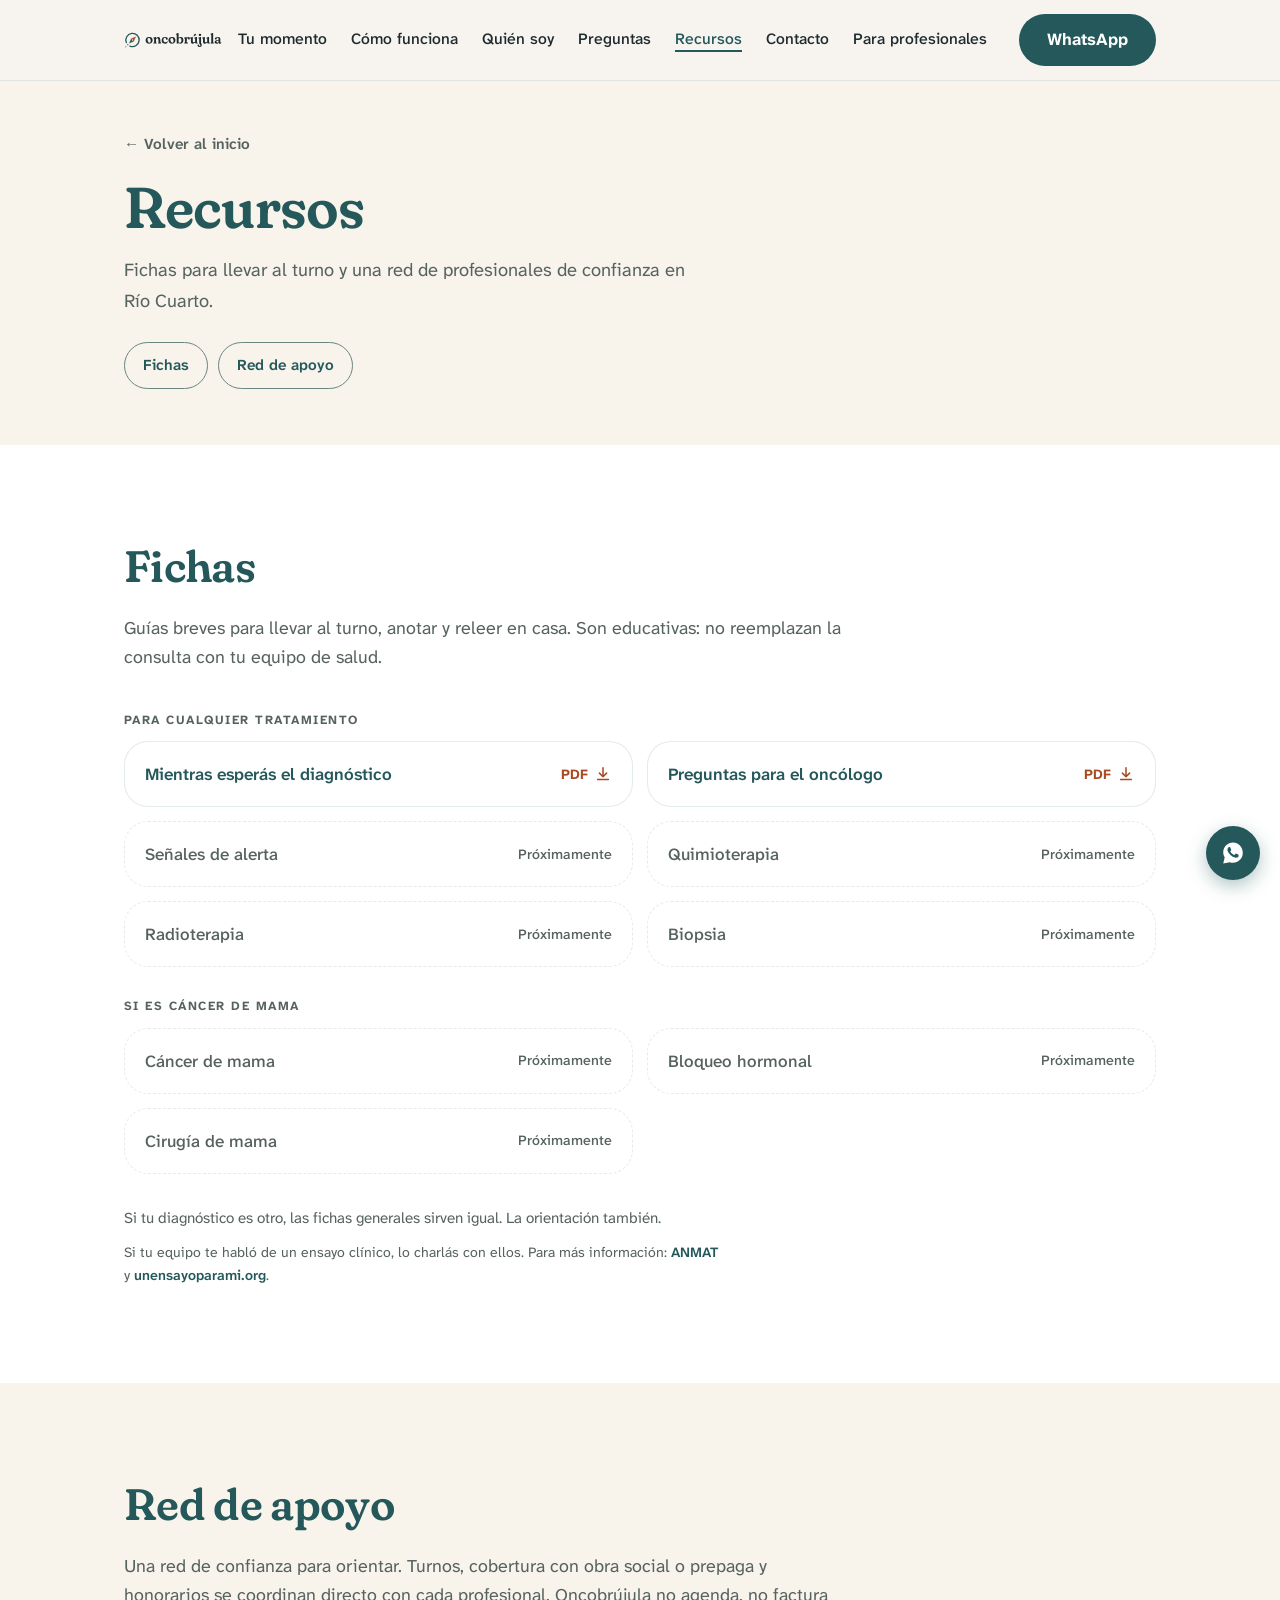
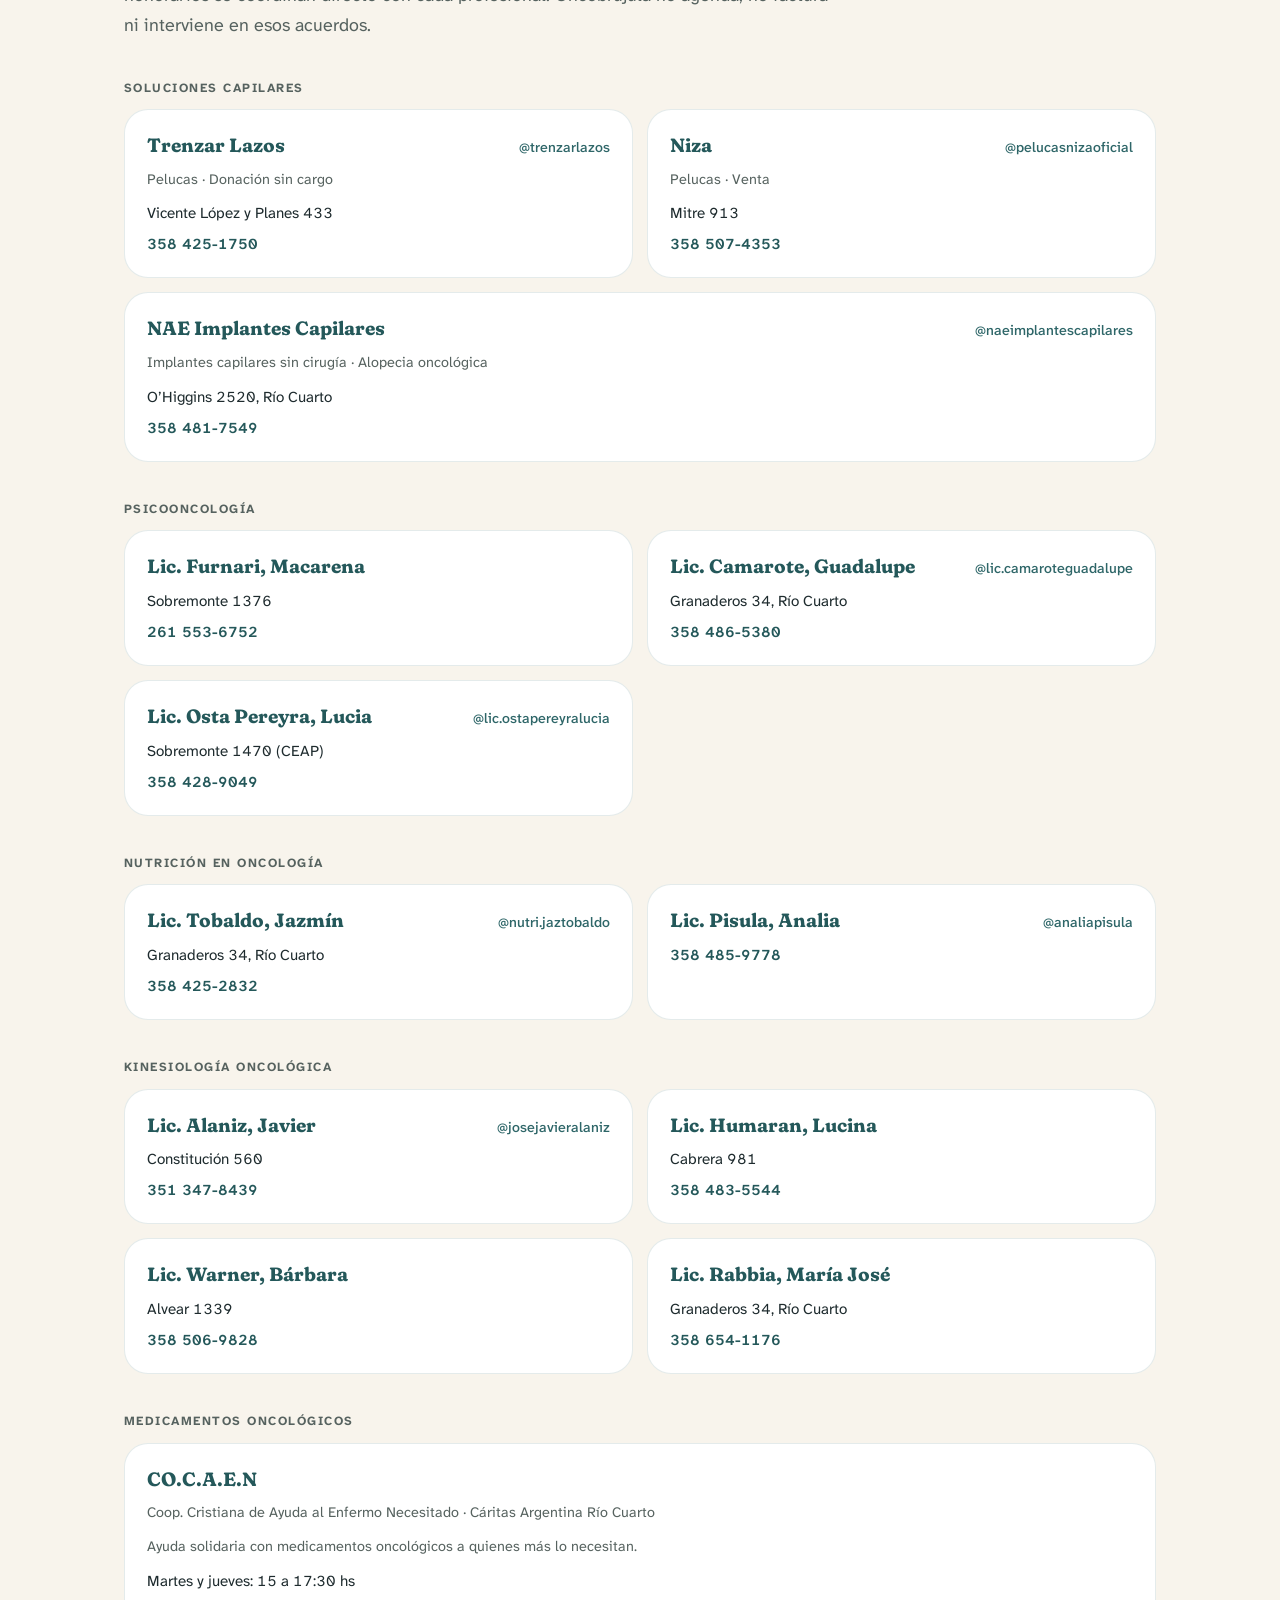
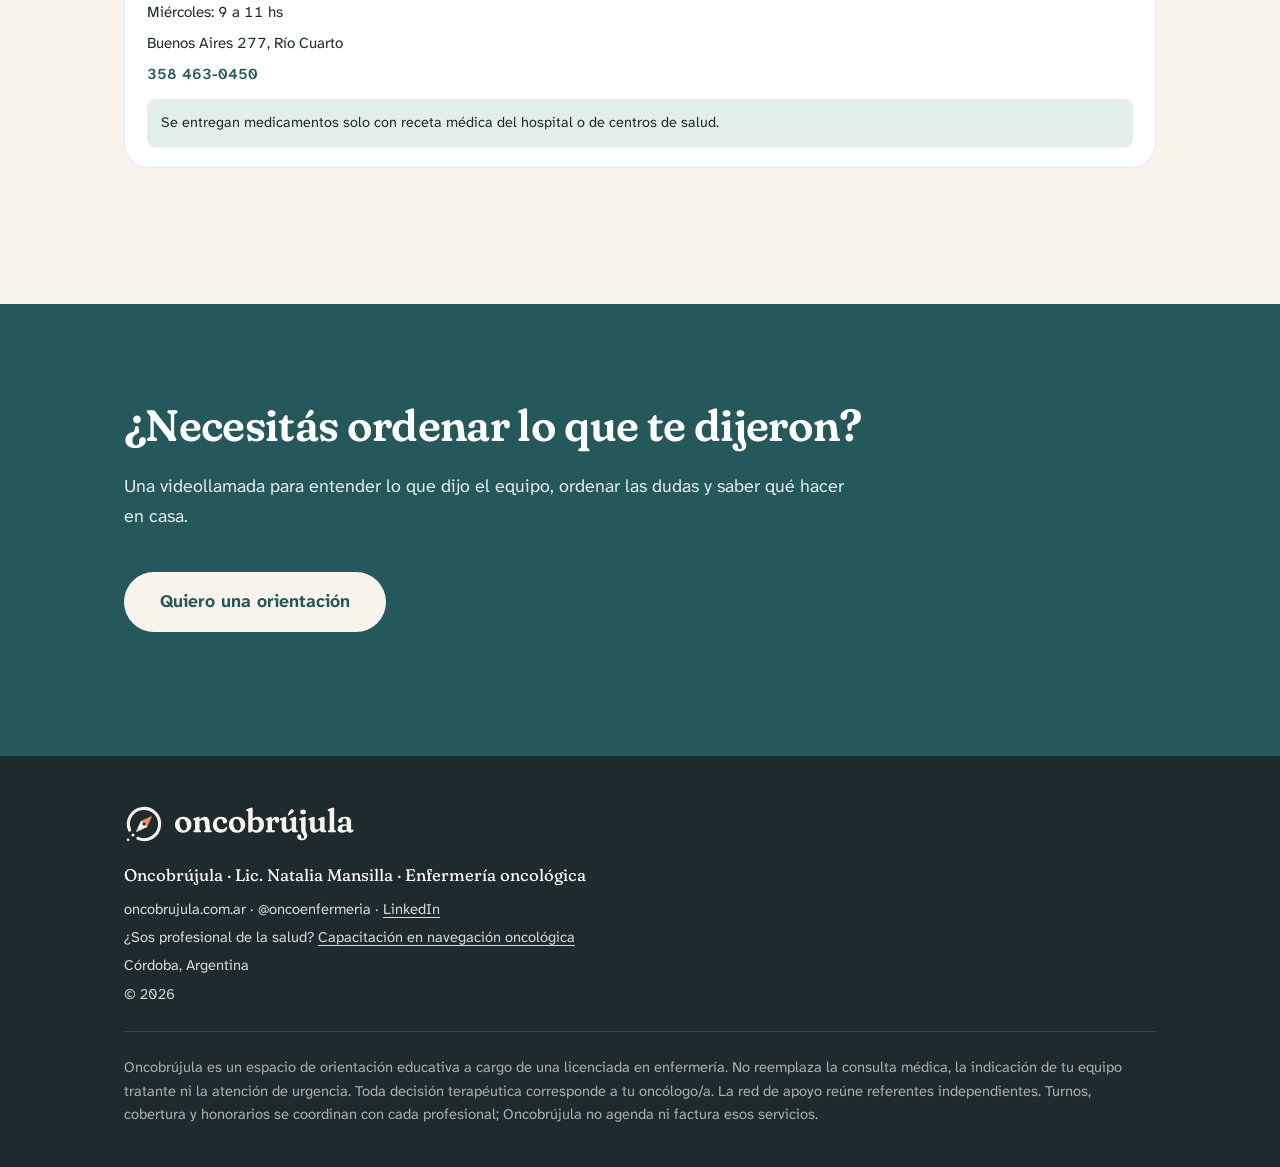
<file: recursos.html>
<!DOCTYPE html>
<html lang="es-AR">
<head>
<meta charset="UTF-8">
<meta name="viewport" content="width=device-width, initial-scale=1.0">
<title>Recursos | Oncobrújula</title>
<meta name="description" content="Fichas para descargar y red de apoyo en Río Cuarto: soluciones capilares, psicooncología, nutrición, kinesiología y ayuda con medicamentos.">

<!-- Vista previa al compartir (WhatsApp, Facebook, Instagram, LinkedIn) -->
<meta property="og:type" content="website">
<meta property="og:locale" content="es_AR">
<meta property="og:site_name" content="Oncobrújula">
<meta property="og:url" content="https://oncobrujula.com.ar/recursos.html">
<meta property="og:title" content="Recursos | Oncobrújula">
<meta property="og:description" content="Orientación para pacientes y familias en tratamiento oncológico. Videollamada con la Lic. Natalia Mansilla para entender el plan y ordenar las dudas.">
<meta property="og:image" content="https://oncobrujula.com.ar/img/og-oncobrujula.jpg">
<meta property="og:image:type" content="image/jpeg">
<meta property="og:image:width" content="1200">
<meta property="og:image:height" content="630">
<meta property="og:image:alt" content="Oncobrújula: Cuando llega el diagnóstico, el mapa se borra. Lic. Natalia Mansilla, enfermería oncológica.">
<meta name="twitter:card" content="summary_large_image">
<meta name="theme-color" content="#F8F4EC">
<link rel="stylesheet" href="style.css?v=20261111b">
<link rel="stylesheet" href="about.css?v=20261111b">
<link rel="stylesheet" href="recursos.css?v=20261110">
<link rel="stylesheet" href="fichas.css?v=20261110">
<link rel="preload" href="fonts/atkinson-next.woff2" as="font" type="font/woff2" crossorigin>
<link rel="preload" href="fonts/fraunces.woff2" as="font" type="font/woff2" crossorigin>
<link rel="icon" type="image/svg+xml" href="img/oncobrujula-isotipo.svg">
<link rel="apple-touch-icon" href="img/apple-touch-icon.png">
</head>
<body>
<a class="skip-link" href="#contenido">Saltar al contenido</a>
<header class="site-header">
  <nav class="nav" aria-label="Navegación principal">
    <a href="index.html" class="nav__brand"><img class="nav__logo" src="img/oncobrujula-logo-horizontal.svg" alt="Oncobrújula" width="208" height="36"></a>
    <button class="nav__toggle" id="navToggle" aria-expanded="false" aria-controls="navMenu"><span class="sr-only">Abrir menú</span><span class="nav__toggle-bar" aria-hidden="true"></span></button>
    <div class="nav__menu" id="navMenu">
      <ul class="nav__links">
        <li><a href="index.html#para-quien">Tu momento</a></li>
        <li><a href="index.html#como-funciona">Cómo funciona</a></li>
        <li><a href="index.html#quien-soy">Quién soy</a></li>
        <li><a href="index.html#faq">Preguntas</a></li>
        <li><a href="recursos.html" aria-current="page">Recursos</a></li>
        <li><a href="index.html#orientacion">Contacto</a></li>
        <li><a href="formacion.html">Para profesionales</a></li>
      </ul>
      <a data-goatcounter-click="whatsapp-menu" class="btn btn--whatsapp nav__cta" href="https://wa.me/5493584380443?text=Hola%20Natalia%2C%20quiero%20agendar%20una%20orientaci%C3%B3n%20de%20Oncobr%C3%BAjula." target="_blank" rel="noopener">WhatsApp</a>
    </div>
  </nav>
</header>
<main id="contenido">
<section class="page-intro">
  <div class="container">
    <p class="page-intro__back"><a href="index.html">← Volver al inicio</a></p>
    <h1 class="page-intro__title">Recursos</h1>
    <p class="page-intro__lead">Fichas para llevar al turno y una red de profesionales de confianza en Río Cuarto.</p>
    <nav class="page-intro__jump" aria-label="En esta página"><a href="#fichas">Fichas</a><a href="#red">Red de apoyo</a></nav>
  </div>
</section>
<section class="section" id="fichas">
  <div class="container">
    <h2 class="section__title">Fichas</h2>
    <p class="section__lead">Guías breves para llevar al turno, anotar y releer en casa. Son educativas: no reemplazan la consulta con tu equipo de salud.</p>

    <div class="ficha-grupo">
      <h3 class="ficha-grupo__title">Para cualquier tratamiento</h3>
      <div class="ficha-grid">
        <a class="ficha-card-lib" data-goatcounter-click="ficha-Oncobrujula_Ficha02_Mientras_Esperas_Diagnostico" href="fichas/Oncobrujula_Ficha02_Mientras_Esperas_Diagnostico.pdf" download>
          <span class="ficha-card-lib__name">Mientras esperás el diagnóstico</span>
          <span class="ficha-card-lib__dl">PDF<svg viewBox="0 0 20 20" width="18" height="18" aria-hidden="true"><path d="M10 3v10m0 0-4-4m4 4 4-4M4 16h12" fill="none" stroke="currentColor" stroke-width="1.7" stroke-linecap="round" stroke-linejoin="round"/></svg></span>
        </a>
        <a class="ficha-card-lib" data-goatcounter-click="ficha-Oncobrujula_Ficha01_Preguntas_Oncologo" href="fichas/Oncobrujula_Ficha01_Preguntas_Oncologo.pdf" download>
          <span class="ficha-card-lib__name">Preguntas para el oncólogo</span>
          <span class="ficha-card-lib__dl">PDF<svg viewBox="0 0 20 20" width="18" height="18" aria-hidden="true"><path d="M10 3v10m0 0-4-4m4 4 4-4M4 16h12" fill="none" stroke="currentColor" stroke-width="1.7" stroke-linecap="round" stroke-linejoin="round"/></svg></span>
        </a>
        <div class="ficha-card-lib ficha-card-lib--soon">
          <span class="ficha-card-lib__name">Señales de alerta</span>
          <span class="ficha-card-lib__dl">Próximamente</span>
        </div>
        <div class="ficha-card-lib ficha-card-lib--soon">
          <span class="ficha-card-lib__name">Quimioterapia</span>
          <span class="ficha-card-lib__dl">Próximamente</span>
        </div>
        <div class="ficha-card-lib ficha-card-lib--soon">
          <span class="ficha-card-lib__name">Radioterapia</span>
          <span class="ficha-card-lib__dl">Próximamente</span>
        </div>
        <div class="ficha-card-lib ficha-card-lib--soon">
          <span class="ficha-card-lib__name">Biopsia</span>
          <span class="ficha-card-lib__dl">Próximamente</span>
        </div>
      </div>
    </div>

    <div class="ficha-grupo">
      <h3 class="ficha-grupo__title">Si es cáncer de mama</h3>
      <div class="ficha-grid">
        <div class="ficha-card-lib ficha-card-lib--soon">
          <span class="ficha-card-lib__name">Cáncer de mama</span>
          <span class="ficha-card-lib__dl">Próximamente</span>
        </div>
        <div class="ficha-card-lib ficha-card-lib--soon">
          <span class="ficha-card-lib__name">Bloqueo hormonal</span>
          <span class="ficha-card-lib__dl">Próximamente</span>
        </div>
        <div class="ficha-card-lib ficha-card-lib--soon">
          <span class="ficha-card-lib__name">Cirugía de mama</span>
          <span class="ficha-card-lib__dl">Próximamente</span>
        </div>
      </div>
    </div>

    <p class="ficha-note">Si tu diagnóstico es otro, las fichas generales sirven igual. La orientación también.</p>
    <p class="ficha-note ficha-note--muted">Si tu equipo te habló de un ensayo clínico, lo charlás con ellos. Para más información: <a href="https://www.argentina.gob.ar/anmat" target="_blank" rel="noopener">ANMAT</a> y <a href="https://unensayoparami.org" target="_blank" rel="noopener">unensayoparami.org</a>.</p>
  </div>
</section>
<section class="section section--tint" id="red">
  <div class="container">
    <h2 class="section__title">Red de apoyo</h2>
    <p class="section__lead">Una red de confianza para orientar. Turnos, cobertura con obra social o prepaga y honorarios se coordinan directo con cada profesional. Oncobrújula no agenda, no factura ni interviene en esos acuerdos.</p>
    <div class="recurso-grupo">
      <h3 class="recurso-grupo__title">Soluciones capilares</h3>
      <div class="recurso-grid">
        <article class="recurso-card">
          <div class="recurso-card__top"><h4 class="recurso-card__name">Trenzar Lazos</h4><a class="recurso-card__ig" href="https://instagram.com/trenzarlazos" target="_blank" rel="noopener">@trenzarlazos</a></div>
          <p class="recurso-card__tag">Pelucas · Donación sin cargo</p>
          <ul class="recurso-card__meta"><li>Vicente López y Planes 433</li><li><a data-goatcounter-click="red-+5493584251750" href="https://wa.me/5493584251750" target="_blank" rel="noopener">358 425-1750</a></li></ul>
        </article>
        <article class="recurso-card">
          <div class="recurso-card__top"><h4 class="recurso-card__name">Niza</h4><a class="recurso-card__ig" href="https://instagram.com/pelucasnizaoficial" target="_blank" rel="noopener">@pelucasnizaoficial</a></div>
          <p class="recurso-card__tag">Pelucas · Venta</p>
          <ul class="recurso-card__meta"><li>Mitre 913</li><li><a data-goatcounter-click="red-+5493585074353" href="https://wa.me/5493585074353" target="_blank" rel="noopener">358 507-4353</a></li></ul>
        </article>
        <article class="recurso-card recurso-card--wide">
          <div class="recurso-card__top"><h4 class="recurso-card__name">NAE Implantes Capilares</h4><a class="recurso-card__ig" href="https://instagram.com/naeimplantescapilares" target="_blank" rel="noopener">@naeimplantescapilares</a></div>
          <p class="recurso-card__tag">Implantes capilares sin cirugía · Alopecia oncológica</p>
          <ul class="recurso-card__meta"><li>O’Higgins 2520, Río Cuarto</li><li><a data-goatcounter-click="red-+5493584817549" href="https://wa.me/5493584817549" target="_blank" rel="noopener">358 481-7549</a></li></ul>
        </article>
      </div>
    </div>
    <div class="recurso-grupo">
      <h3 class="recurso-grupo__title">Psicooncología</h3>
      <div class="recurso-grid">
        <article class="recurso-card">
          <div class="recurso-card__top"><h4 class="recurso-card__name">Lic. Furnari, Macarena</h4></div>
          <ul class="recurso-card__meta"><li>Sobremonte 1376</li><li><a data-goatcounter-click="red-+5492615536752" href="https://wa.me/5492615536752" target="_blank" rel="noopener">261 553-6752</a></li></ul>
        </article>
        <article class="recurso-card">
          <div class="recurso-card__top"><h4 class="recurso-card__name">Lic. Camarote, Guadalupe</h4><a class="recurso-card__ig" href="https://instagram.com/lic.camaroteguadalupe" target="_blank" rel="noopener">@lic.camaroteguadalupe</a></div>
          <ul class="recurso-card__meta"><li>Granaderos 34, Río Cuarto</li><li><a data-goatcounter-click="red-+5493584865380" href="https://wa.me/5493584865380" target="_blank" rel="noopener">358 486-5380</a></li></ul>
        </article>
        <article class="recurso-card">
          <div class="recurso-card__top"><h4 class="recurso-card__name">Lic. Osta Pereyra, Lucia</h4><a class="recurso-card__ig" href="https://instagram.com/lic.ostapereyralucia" target="_blank" rel="noopener">@lic.ostapereyralucia</a></div>
          <ul class="recurso-card__meta"><li>Sobremonte 1470 (CEAP)</li><li><a data-goatcounter-click="red-+5493584289049" href="https://wa.me/5493584289049" target="_blank" rel="noopener">358 428-9049</a></li></ul>
        </article>
      </div>
    </div>
    <div class="recurso-grupo">
      <h3 class="recurso-grupo__title">Nutrición en oncología</h3>
      <div class="recurso-grid">
        <article class="recurso-card">
          <div class="recurso-card__top"><h4 class="recurso-card__name">Lic. Tobaldo, Jazmín</h4><a class="recurso-card__ig" href="https://instagram.com/nutri.jaztobaldo" target="_blank" rel="noopener">@nutri.jaztobaldo</a></div>
          <ul class="recurso-card__meta"><li>Granaderos 34, Río Cuarto</li><li><a data-goatcounter-click="red-+5493584252832" href="https://wa.me/5493584252832" target="_blank" rel="noopener">358 425-2832</a></li></ul>
        </article>
        <article class="recurso-card">
          <div class="recurso-card__top"><h4 class="recurso-card__name">Lic. Pisula, Analia</h4><a class="recurso-card__ig" href="https://instagram.com/analiapisula" target="_blank" rel="noopener">@analiapisula</a></div>
          <ul class="recurso-card__meta"><li><a data-goatcounter-click="red-+5493584859778" href="https://wa.me/5493584859778" target="_blank" rel="noopener">358 485-9778</a></li></ul>
        </article>
      </div>
    </div>
    <div class="recurso-grupo">
      <h3 class="recurso-grupo__title">Kinesiología oncológica</h3>
      <div class="recurso-grid">
        <article class="recurso-card">
          <div class="recurso-card__top"><h4 class="recurso-card__name">Lic. Alaniz, Javier</h4><a class="recurso-card__ig" href="https://instagram.com/josejavieralaniz" target="_blank" rel="noopener">@josejavieralaniz</a></div>
          <ul class="recurso-card__meta"><li>Constitución 560</li><li><a data-goatcounter-click="red-+5493513478439" href="https://wa.me/5493513478439" target="_blank" rel="noopener">351 347-8439</a></li></ul>
        </article>
        <article class="recurso-card">
          <div class="recurso-card__top"><h4 class="recurso-card__name">Lic. Humaran, Lucina</h4></div>
          <ul class="recurso-card__meta"><li>Cabrera 981</li><li><a data-goatcounter-click="red-+5493584835544" href="https://wa.me/5493584835544" target="_blank" rel="noopener">358 483-5544</a></li></ul>
        </article>
        <article class="recurso-card">
          <div class="recurso-card__top"><h4 class="recurso-card__name">Lic. Warner, Bárbara</h4></div>
          <ul class="recurso-card__meta"><li>Alvear 1339</li><li><a data-goatcounter-click="red-+5493585069828" href="https://wa.me/5493585069828" target="_blank" rel="noopener">358 506-9828</a></li></ul>
        </article>
        <article class="recurso-card">
          <div class="recurso-card__top"><h4 class="recurso-card__name">Lic. Rabbia, María José</h4></div>
          <ul class="recurso-card__meta"><li>Granaderos 34, Río Cuarto</li><li><a data-goatcounter-click="red-+5493586541176" href="https://wa.me/5493586541176" target="_blank" rel="noopener">358 654-1176</a></li></ul>
        </article>
      </div>
    </div>
    <div class="recurso-grupo">
      <h3 class="recurso-grupo__title">Medicamentos oncológicos</h3>
      <div class="recurso-grid">
        <article class="recurso-card recurso-card--wide">
          <div class="recurso-card__top"><h4 class="recurso-card__name">CO.C.A.E.N</h4></div>
          <p class="recurso-card__tag">Coop. Cristiana de Ayuda al Enfermo Necesitado · Cáritas Argentina Río Cuarto</p>
          <p class="recurso-card__tag">Ayuda solidaria con medicamentos oncológicos a quienes más lo necesitan.</p>
          <ul class="recurso-card__meta">
            <li>Martes y jueves: 15 a 17:30 hs</li>
            <li>Miércoles: 9 a 11 hs</li>
            <li>Buenos Aires 277, Río Cuarto</li>
            <li><a data-goatcounter-click="red-+543584630450" href="tel:+543584630450">358 463-0450</a></li>
          </ul>
          <p class="recurso-note">Se entregan medicamentos solo con receta médica del hospital o de centros de salud.</p>
        </article>
      </div>
    </div>
  </div>
</section>
<section class="section section--dark" id="orientacion">
  <div class="container">
    <h2 class="section__title section__title--light">¿Necesitás ordenar lo que te dijeron?</h2>
    <p class="section__lead section__lead--light">Una videollamada para entender lo que dijo el equipo, ordenar las dudas y saber qué hacer en casa.</p>
    <div class="contact-actions">
      <a data-goatcounter-click="whatsapp-recursos" href="https://wa.me/5493584380443?text=Hola%20Natalia%2C%20quiero%20agendar%20una%20orientaci%C3%B3n%20de%20Oncobr%C3%BAjula." class="btn btn--whatsapp btn--large" target="_blank" rel="noopener">Quiero una orientación</a>
    </div>
  </div>
</section>
</main>
<footer class="footer"><div class="container">
  <img class="footer__logo" src="img/oncobrujula-logo-horizontal-negativo.svg" alt="Oncobrújula" width="231" height="40">
  <p class="footer__brand">Oncobrújula · Lic. Natalia Mansilla · Enfermería oncológica</p>
  <p class="footer__meta">oncobrujula.com.ar · @oncoenfermeria · <a href="https://www.linkedin.com/company/oncobrujula/" target="_blank" rel="noopener">LinkedIn</a></p>
  <p class="footer__meta">¿Sos profesional de la salud? <a href="formacion.html">Capacitación en navegación oncológica</a></p>
  <p class="footer__meta">Córdoba, Argentina</p>
  <p class="footer__meta">© 2026</p>
  <p class="footer__disclaimer">Oncobrújula es un espacio de orientación educativa a cargo de una licenciada en enfermería. No reemplaza la consulta médica, la indicación de tu equipo tratante ni la atención de urgencia. Toda decisión terapéutica corresponde a tu oncólogo/a. La red de apoyo reúne referentes independientes. Turnos, cobertura y honorarios se coordinan con cada profesional; Oncobrújula no agenda ni factura esos servicios.</p>
</div></footer>
<a data-goatcounter-click="whatsapp-flotante" href="https://wa.me/5493584380443?text=Hola%20Natalia%2C%20quiero%20agendar%20una%20orientaci%C3%B3n%20de%20Oncobr%C3%BAjula." class="whatsapp-float" target="_blank" rel="noopener" aria-label="Escribir por WhatsApp"><svg viewBox="0 0 32 32" width="26" height="26" aria-hidden="true"><path fill="currentColor" d="M16.03 3C9.4 3 4 8.34 4 14.93c0 2.32.66 4.48 1.8 6.32L4 29l7.98-1.75a12.9 12.9 0 0 0 4.05.65c6.63 0 12.03-5.34 12.03-11.93C28.06 8.34 22.66 3 16.03 3zm7.02 17.03c-.3.83-1.7 1.58-2.35 1.66-.6.08-1.36.11-2.2-.14-.5-.15-1.15-.36-1.98-.71-3.49-1.5-5.77-4.99-5.95-5.22-.17-.23-1.42-1.88-1.42-3.59 0-1.7.9-2.54 1.21-2.89.3-.34.67-.43.9-.43.22 0 .45 0 .64.01.2.01.48-.08.75.57.3.7.99 2.42 1.08 2.6.09.17.15.38.03.61-.11.23-.17.38-.33.58-.17.2-.35.44-.5.6-.17.17-.34.35-.15.68.2.34.87 1.42 1.86 2.3 1.28 1.13 2.36 1.48 2.7 1.65.34.17.53.14.73-.08.2-.23.85-.98 1.08-1.32.23-.34.46-.28.77-.17.31.11 1.98.93 2.32 1.1.34.17.56.26.65.4.09.15.09.85-.21 1.68z"/></svg></a>
<script src="app.js?v=20261012d" defer></script>
<!-- Métricas: GoatCounter (sin cookies). Panel: https://oncobrujula.goatcounter.com -->
<script data-goatcounter="https://oncobrujula.goatcounter.com/count" async src="https://gc.zgo.at/count.js"></script>
<!-- Métricas: Metricool -->
<script>function loadScript(a){var b=document.getElementsByTagName("head")[0],c=document.createElement("script");c.type="text/javascript",c.src="https://tracker.metricool.com/resources/be.js",c.onreadystatechange=a,c.onload=a,b.appendChild(c)}loadScript(function(){beTracker.t({hash:"25ac21d6b87a748a68394f468e2a0b91"})});</script>
</body></html>
</file>
<file: style.css>
/* ==========================================================================
   Oncobrújula — estilos
   ========================================================================== */

/* Tipografías autoalojadas (SIL Open Font License)
   Fraunces (versión suave): serif cálida para títulos. Atkinson Hyperlegible Next: diseñada para baja visión. */
@font-face{font-family:"Fraunces";src:url("fonts/fraunces.woff2") format("woff2");font-weight:400 700;font-display:swap}
@font-face{font-family:"Atkinson Hyperlegible Next";src:url("fonts/atkinson-next.woff2") format("woff2");font-weight:200 800;font-display:swap}

:root {
  /* Sistema de diseño Oncobrújula: papel + rumbo (verde azulado) + norte (terracota).
     Los nombres de variables se mantienen para no romper los estilos existentes. */
  --teal-dark: #24585A;      /* rumbo: títulos, secciones oscuras, botón secundario */
  --teal-mid: #2E6668;       /* rumbo medio: textos destacados chicos */
  --teal-deep: #1B4547;      /* rumbo hondo: hover */
  --ice: #E2EEEA;            /* rumbo suave: fondos de tarjetas e información práctica */
  --cream: #F8F4EC;          /* papel */
  --sage: #6B8580;           /* bordes de controles, íconos y detalles (3:1 o más) */
  --sage-dark: #56625F;      /* texto chico sobre fondos claros */
  --line: #DDD3C3;           /* divisores decorativos */
  --terracota: #A84A23;      /* norte: la acción principal */
  --terracota-dark: #923F1D; /* norte hondo: hover */
  --norte-suave: #F7E5D9;    /* fondo cálido de citas */
  --arena: #E3BE78;          /* acento decorativo, nunca texto */
  --aviso: #A3362B;          /* señales de alerta */
  --aviso-suave: #F8E1DD;
  --text: #1E2B2E;           /* tinta */
  --text-soft: #56625F;      /* tinta suave */
  --white: #FFFFFF;

  --font-serif: "Fraunces", Georgia, serif;
  --font-sans: "Atkinson Hyperlegible Next", -apple-system, BlinkMacSystemFont, "Segoe UI", sans-serif;

  --ease-out: cubic-bezier(0.23, 1, 0.32, 1);

  --radius: 8px;
  --radius-md: 14px;
  --radius-lg: 24px;
  --radius-full: 999px;
  --container: 1080px;

  --shadow: 0 1px 2px rgba(30, 43, 46, 0.08), 0 6px 20px rgba(30, 43, 46, 0.07);
  --focus-ring: 0 0 0 3px var(--cream), 0 0 0 6px var(--teal-dark);
}

/* ---- Reset ---- */
*, *::before, *::after { box-sizing: border-box; }
html { scroll-behavior: smooth; }

body {
  margin: 0;
  font-family: var(--font-sans);
  color: var(--text);
  background: var(--white);
  font-size: 1.0625rem;
  line-height: 1.65;
  -webkit-font-smoothing: antialiased;
  text-rendering: optimizeLegibility;
}

img { max-width: 100%; display: block; }
ul, ol { padding: 0; margin: 0; list-style: none; }
a { color: inherit; text-decoration: none; }

h1, h2, h3 {
  font-family: var(--font-serif);
  font-weight: 600;
  line-height: 1.15;
  letter-spacing: -0.015em;
  text-wrap: balance;
  margin: 0;
}
p, li { text-wrap: pretty; }

p { margin: 0; }

.container {
  max-width: var(--container);
  margin: 0 auto;
  padding: 0 24px;
}

.sr-only {
  position: absolute;
  width: 1px; height: 1px;
  padding: 0; margin: -1px;
  overflow: hidden;
  clip: rect(0,0,0,0);
  white-space: nowrap;
  border: 0;
}

.skip-link {
  position: absolute;
  left: 12px; top: -60px;
  background: var(--teal-dark);
  color: var(--white);
  padding: 10px 16px;
  border-radius: var(--radius);
  z-index: 1000;
  transition: top 0.2s ease;
}
.skip-link:focus { top: 12px; }

/* Focus visible everywhere */
a:focus-visible,
button:focus-visible {
  outline: 3px solid var(--teal-dark);
  outline-offset: 3px;
  border-radius: 6px;
}
.btn:focus-visible { outline: 2px solid transparent; outline-offset: 0; border-radius: var(--radius-full); box-shadow: var(--focus-ring); }
.section--dark a:focus-visible, .section--dark button:focus-visible,
.footer a:focus-visible { outline-color: var(--cream); }
.section--dark .btn:focus-visible { box-shadow: 0 0 0 3px var(--teal-dark), 0 0 0 6px var(--cream); }

/* ---- Buttons ---- */
.btn {
  display: inline-flex;
  align-items: center;
  justify-content: center;
  gap: 8px;
  min-height: 52px;
  padding: 12px 26px;
  border-radius: var(--radius-full);
  font-weight: 700;
  font-size: 1.0625rem;
  line-height: 1.4;
  text-align: center;
  border: 2px solid transparent;
  cursor: pointer;
  transition: transform 160ms var(--ease-out), background-color 160ms ease, border-color 160ms ease, color 160ms ease;
}
.btn:active { transform: scale(0.97); }

.btn--primary {
  background: var(--terracota);
  color: var(--white);
}
.btn--primary:hover { background: var(--terracota-dark); }

.btn--ghost {
  background: transparent;
  color: var(--teal-dark);
  border-color: var(--teal-dark);
}
.btn--ghost:hover { border-color: var(--teal-deep); color: var(--teal-deep); background: var(--ice); }

.btn--outline-light {
  background: transparent;
  color: var(--white);
  border-color: rgba(255,255,255,0.55);
}
.btn--outline-light:hover { border-color: var(--white); background: rgba(255,255,255,0.08); }

/* WhatsApp = botón secundario (rumbo). La acción principal de cada pantalla es .btn--primary (norte). */
.btn--whatsapp {
  background: var(--teal-dark);
  color: var(--white);
}
.btn--whatsapp:hover { background: var(--teal-deep); }
/* Sobre la sección oscura, el botón se invierte para que se distinga del fondo */
.section--dark .btn--whatsapp { background: var(--cream); color: var(--teal-dark); }
.section--dark .btn--whatsapp:hover { background: var(--ice); color: var(--teal-deep); }

.btn--large {
  min-height: 60px;
  padding: 16px 34px;
  font-size: 1.1rem;
}

/* On dark contact section, primary button should use teal text but section already dark; keep .btn--primary white bg / teal text works there too */

/* ---- Header / Nav ---- */
.site-header {
  position: sticky;
  top: 0;
  z-index: 100;
  background: rgba(247, 244, 239, 0.92);
  backdrop-filter: saturate(180%) blur(8px);
  border-bottom: 1px solid rgba(36, 88, 90, 0.10);
}

.nav {
  max-width: var(--container);
  margin: 0 auto;
  padding: 14px 24px;
  display: flex;
  align-items: center;
  justify-content: space-between;
  gap: 16px;
}

.nav__brand { display: flex; align-items: center; }
.nav__logo { display: block; height: 36px; width: auto; }
@media (min-width: 860px) { .nav__logo { height: 40px; } }

.nav__toggle {
  display: flex;
  flex-direction: column;
  gap: 5px;
  background: none;
  border: none;
  padding: 8px;
  cursor: pointer;
}
.nav__toggle-bar,
.nav__toggle-bar::before,
.nav__toggle-bar::after {
  content: "";
  display: block;
  width: 22px;
  height: 2px;
  background: var(--teal-dark);
  transition: transform 0.2s ease, opacity 0.2s ease;
}
.nav__toggle-bar::before { transform: translateY(-7px); }
.nav__toggle-bar::after { transform: translateY(5px); }
.nav__toggle[aria-expanded="true"] .nav__toggle-bar { background: transparent; }
.nav__toggle[aria-expanded="true"] .nav__toggle-bar::before { transform: translateY(0) rotate(45deg); }
.nav__toggle[aria-expanded="true"] .nav__toggle-bar::after { transform: translateY(-2px) rotate(-45deg); }

.nav__menu {
  position: absolute;
  top: 100%;
  left: 0;
  right: 0;
  background: var(--white);
  border-bottom: 1px solid rgba(36, 88, 90, 0.10);
  display: none;
  flex-direction: column;
  gap: 18px;
  padding: 22px 24px 28px;
  box-shadow: var(--shadow);
}
.nav__menu.is-open { display: flex; }

.nav__links {
  display: flex;
  flex-direction: column;
  gap: 16px;
}
.nav__links a {
  font-weight: 500;
  color: var(--text);
  white-space: nowrap;
  transition: color 160ms ease;
}
@media (hover: hover) { .nav__links a:hover { color: var(--teal-dark); text-decoration: underline; text-underline-offset: 6px; } }

.nav__cta { align-self: flex-start; }
.nav__cta--text {
  font-weight: 600;
  color: var(--teal-dark);
  text-decoration: underline;
  text-underline-offset: 4px;
}

/* ---- Hero ---- */
.hero {
  position: relative;
  background: var(--cream);
  color: var(--text);
  overflow: hidden;
  padding: 64px 0 72px;
}

.hero__compass {
  position: absolute;
  top: -40px;
  right: -60px;
  opacity: 0.9;
  pointer-events: none;
}

.hero__inner {
  position: relative;
  max-width: 720px;
}

.eyebrow {
  font-size: 0.8rem;
  font-weight: 600;
  letter-spacing: 0.14em;
  text-transform: uppercase;
  color: var(--sage-dark);
  margin-bottom: 18px;
}

.hero__title {
  font-size: clamp(2.35rem, 6.4vw, 4.1rem);
  font-variation-settings: "opsz" 72;
  color: var(--teal-dark);
  margin-bottom: 22px;
}

.hero__lead {
  font-size: 1.15rem;
  color: var(--text-soft);
  max-width: 54ch;
  margin-bottom: 34px;
}

.hero__actions {
  display: flex;
  flex-wrap: wrap;
  gap: 14px;
}

.br-desktop { display: none; }

/* ---- Sections ---- */
.section {
  padding: 76px 0;
}
.section--tint { background: var(--cream); }
.section--dark {
  background: var(--teal-dark);
  color: var(--white);
}

.section__title {
  font-size: clamp(1.9rem, 4.2vw, 2.75rem);
  color: var(--teal-dark);
  margin-bottom: 22px;
}
.section__title--light { color: var(--white); }

.section__lead {
  font-size: 1.12rem;
  color: var(--text-soft);
  max-width: 60ch;
  margin-bottom: 40px;
}
.section__lead--light { color: rgba(255,255,255,0.88); }

/* ---- Para quién ---- */
.check-list {
  display: grid;
  gap: 16px;
  max-width: 780px;
  margin-bottom: 32px;
}
.check-list li {
  position: relative;
  padding-left: 26px;
  font-size: 1.08rem;
  color: var(--text);
}
.check-list li::before {
  content: "";
  position: absolute;
  left: 0;
  top: 0.62em;
  width: 9px;
  height: 9px;
  border-radius: 50%;
  background: var(--sage);
}

.notice {
  background: var(--ice);
  border: 1px solid rgba(107, 133, 128, 0.28);
  padding: 18px 22px;
  border-radius: var(--radius-md);
  color: var(--text);
  max-width: 780px;
}

/* ---- Qué incluye / no incluye ---- */
.cols-2 {
  display: grid;
  grid-template-columns: 1fr;
  gap: 28px;
}

.col-card {
  background: var(--white);
  border: 1px solid rgba(36, 88, 90, 0.12);
  border-radius: var(--radius-lg);
  padding: 32px;
}

.col-card__title { font-size: 1.45rem; margin-bottom: 20px; }
.col-card__title--yes { color: var(--teal-dark); }
.col-card__title--no { color: var(--text-soft); }

.feature-list { display: grid; gap: 14px; }
.feature-list li {
  position: relative;
  padding-left: 28px;
  color: var(--text);
}
.feature-list--yes li::before {
  content: "";
  position: absolute;
  left: 0;
  top: 0.3em;
  width: 18px;
  height: 18px;
  background: var(--sage);
  -webkit-mask: url("data:image/svg+xml,%3Csvg xmlns='http://www.w3.org/2000/svg' viewBox='0 0 20 20'%3E%3Cpath d='M4 10.5l3.8 3.8L16 6' fill='none' stroke='black' stroke-width='2' stroke-linecap='round' stroke-linejoin='round'/%3E%3C/svg%3E") center/contain no-repeat;
          mask: url("data:image/svg+xml,%3Csvg xmlns='http://www.w3.org/2000/svg' viewBox='0 0 20 20'%3E%3Cpath d='M4 10.5l3.8 3.8L16 6' fill='none' stroke='black' stroke-width='2' stroke-linecap='round' stroke-linejoin='round'/%3E%3C/svg%3E") center/contain no-repeat;
}
.feature-list--no li {
  color: var(--text-soft);
}
.feature-list--no li::before {
  content: "–";
  position: absolute;
  left: 0;
  color: var(--text-soft);
  font-weight: 700;
}

.fineprint {
  margin-top: 20px;
  font-size: 0.88rem;
  color: var(--text-soft);
}

/* ---- Cómo se agenda ---- */
.steps {
  display: grid;
  gap: 22px;
  max-width: 720px;
  margin-bottom: 48px;
}
.steps li {
  display: flex;
  align-items: flex-start;
  gap: 18px;
  font-size: 1.02rem;
}
.steps__num {
  flex: none;
  width: 34px;
  height: 34px;
  border-radius: 50%;
  background: var(--teal-dark);
  color: var(--white);
  display: flex;
  align-items: center;
  justify-content: center;
  font-family: var(--font-serif);
  font-weight: 600;
}
.steps li p { padding-top: 5px; }

.info-cards {
  display: grid;
  grid-template-columns: 1fr;
  gap: 16px;
}

.info-card {
  background: var(--ice);
  border-radius: var(--radius-lg);
  padding: 24px;
  display: flex;
  flex-direction: column;
  gap: 6px;
}
.info-card__label {
  font-size: 0.8rem;
  font-weight: 600;
  letter-spacing: 0.06em;
  text-transform: uppercase;
  color: var(--sage-dark);
}
.info-card__value {
  font-family: var(--font-serif);
  font-size: 1.2rem;
  color: var(--teal-dark);
}

.info-cards--dark { }
.info-card--dark {
  background: rgba(255,255,255,0.08);
  border: 1px solid rgba(255,255,255,0.16);
}
.info-card--dark .info-card__label { color: var(--ice); }
.info-card--dark .info-card__value { color: var(--white); }

/* ---- Quién soy ---- */
.about {
  max-width: 560px;
  background: var(--white);
  border-radius: var(--radius-lg);
  padding: 36px;
  box-shadow: var(--shadow);
}
.about__name {
  font-family: var(--font-serif);
  font-size: 1.4rem;
  color: var(--teal-dark);
  margin-bottom: 4px;
}
.about__role {
  color: var(--teal-mid);
  font-weight: 600;
  margin-bottom: 18px;
}
.about__text {
  color: var(--text-soft);
  font-size: 1.02rem;
}

/* ---- Ficha ---- */
.ficha-card {
  background: var(--teal-dark);
  border-radius: var(--radius-lg);
  padding: 44px;
  color: var(--white);
}
.ficha-card .section__title { color: var(--white); margin-bottom: 14px; }
.ficha-card__text p { color: rgba(255,255,255,0.9); margin-bottom: 24px; max-width: 60ch; }
.ficha-card .btn--primary { margin-bottom: 18px; }
.ficha-card .fineprint { color: rgba(255,255,255,0.75); margin-top: 0; }

/* ---- FAQ / Accordion ---- */
.accordion {
  display: grid;
  gap: 12px;
  max-width: 780px;
}
.accordion__item {
  background: var(--white);
  border: 1px solid rgba(36, 88, 90, 0.14);
  border-radius: var(--radius-md);
  overflow: hidden;
}
.accordion__item h3 { margin: 0; }

.accordion__trigger {
  width: 100%;
  background: none;
  border: none;
  text-align: left;
  padding: 18px 22px;
  font-family: var(--font-sans);
  font-size: 1.08rem;
  font-weight: 600;
  color: var(--teal-dark);
  transition: background-color 160ms ease;
  display: flex;
  align-items: center;
  justify-content: space-between;
  gap: 16px;
  cursor: pointer;
}

.accordion__icon {
  flex: none;
  width: 20px;
  height: 20px;
  position: relative;
}
.accordion__icon::before,
.accordion__icon::after {
  content: "";
  position: absolute;
  background: var(--sage);
  border-radius: 2px;
  transition: transform 220ms var(--ease-out), opacity 220ms var(--ease-out);
}
.accordion__icon::before {
  top: 9px; left: 0;
  width: 20px; height: 2px;
}
.accordion__icon::after {
  top: 0; left: 9px;
  width: 2px; height: 20px;
}
.accordion__trigger[aria-expanded="true"] .accordion__icon::after {
  transform: rotate(90deg);
  opacity: 0;
}

.accordion__panel {
  padding: 0 22px 20px;
  color: var(--text-soft);
}
.accordion__panel:not([hidden]) { animation: panel-in 220ms var(--ease-out); }
@keyframes panel-in { from { opacity: 0; transform: translateY(-4px); } }

/* ---- Contacto ---- */
.contact-actions {
  display: flex;
  flex-wrap: wrap;
  gap: 16px;
  margin: 40px 0 28px;
}

.contact-details {
  display: flex;
  flex-wrap: wrap;
  gap: 10px;
  color: rgba(255,255,255,0.85);
  font-size: 1rem;
}
.contact-details a { text-decoration: underline; text-underline-offset: 3px; }
.contact-details a:hover { color: var(--white); }

/* ---- Footer ---- */
.footer {
  background: var(--text);
  color: rgba(255,255,255,0.82);
  padding: 48px 0 40px;
  font-size: 0.92rem;
}
.footer__brand {
  font-family: var(--font-serif);
  color: var(--white);
  font-size: 1.05rem;
  margin-bottom: 8px;
}
.footer__meta { margin-bottom: 4px; }
.footer__disclaimer {
  margin-top: 24px;
  padding-top: 24px;
  border-top: 1px solid rgba(255,255,255,0.14);
  color: rgba(255,255,255,0.62);
  line-height: 1.6;
}

/* ---- Floating WhatsApp ---- */
.whatsapp-float {
  position: fixed;
  bottom: 20px;
  right: 20px;
  width: 54px;
  height: 54px;
  border-radius: 50%;
  background: var(--teal-dark);
  color: var(--white);
  display: flex;
  align-items: center;
  justify-content: center;
  box-shadow: 0 6px 18px rgba(36, 88, 90, 0.35);
  z-index: 90;
  transition: transform 0.15s ease, background 0.15s ease;
}
.whatsapp-float:hover {
  transform: translateY(-2px);
  background: var(--teal-deep);
}

/* ==========================================================================
   Breakpoints
   ========================================================================== */

@media (min-width: 720px) {
  .cols-2 { grid-template-columns: 1fr 1fr; }
  .info-cards { grid-template-columns: repeat(3, 1fr); }
  .br-desktop { display: inline; }
}

@media (min-width: 1040px) {
  .nav__toggle { display: none; }

  .nav__menu {
    position: static;
    display: flex !important;
    flex-direction: row;
    align-items: center;
    gap: 32px;
    padding: 0;
    border: none;
    box-shadow: none;
    background: transparent;
    width: auto;
  }
  .nav__links {
    flex-direction: row;
    gap: 24px;
    font-size: 0.98rem;
  }
  .nav__cta { align-self: center; }
}

@media (min-width: 860px) {
  .hero { padding: 112px 0 120px; }
  .hero__compass { top: -20px; right: 40px; opacity: 1; }

  .section { padding: 96px 0; }

  .ficha-card { padding: 56px; }
}

@media (min-width: 1100px) {
  .hero__compass {
    width: 340px; height: 340px;
    right: 60px;
  }
  .hero__compass svg { width: 340px; height: 340px; }
}

/* ---- Hero: firma ---- */
.hero__byline {
  display: inline-flex;
  align-items: center;
  gap: 14px;
  margin-top: 40px;
  color: var(--text-soft);
  font-size: 0.98rem;
  line-height: 1.35;
}
.hero__byline img {
  width: 56px; height: 56px;
  border-radius: 50%;
  object-fit: cover;
  object-position: center 18%;
  box-shadow: 0 0 0 3px var(--cream), 0 0 0 4px rgba(107, 133, 128, 0.45);
}
.hero__byline strong { display: block; color: var(--teal-dark); font-weight: 700; }
@media (hover: hover) { .hero__byline:hover strong { text-decoration: underline; text-underline-offset: 3px; } }

.hero__note {
  margin-top: 10px;
  font-size: 0.92rem;
  color: var(--text-soft);
}

/* ---- Brújula: la aguja busca el norte una sola vez ---- */
.hero__needle { transform-origin: 100px 100px; transform-box: view-box; animation: needle-settle 1.6s var(--ease-out) 0.25s both; }
@keyframes needle-settle {
  0%   { transform: rotate(-48deg); }
  45%  { transform: rotate(14deg); }
  70%  { transform: rotate(-6deg); }
  88%  { transform: rotate(2deg); }
  100% { transform: rotate(0deg); }
}

/* ---- Señales de alerta ---- */
.alert {
  background: var(--aviso-suave);
  border: 1px solid rgba(163, 54, 43, 0.28);
  border-radius: var(--radius-lg);
  padding: 22px 24px;
  max-width: 780px;
  color: var(--text);
}
.alert__title {
  display: flex;
  align-items: center;
  gap: 10px;
  font-family: var(--font-serif);
  font-size: 1.3rem;
  color: var(--aviso);
  margin-bottom: 6px;
}
.alert__icon { flex: none; color: var(--aviso); }
.alert__list { display: grid; gap: 8px; margin: 14px 0 16px; }
.alert__list li { position: relative; padding-left: 22px; }
.alert__list li::before {
  content: ""; position: absolute; left: 2px; top: 0.6em;
  width: 8px; height: 8px; border-radius: 50%; background: var(--aviso);
}
.alert__action { font-weight: 700; color: var(--aviso); }

/* ---- Superficies del navegador ---- */
::selection { background: var(--ice); color: var(--teal-deep); }
html { accent-color: var(--teal-dark); scrollbar-color: rgba(36, 88, 90, 0.35) var(--cream); }
input, textarea { caret-color: var(--terracota); }
a { text-underline-offset: 3px; }

/* Hover solo en dispositivos con puntero */
@media (hover: none) {
  .ficha-card-lib:hover { transform: none; box-shadow: none; }
}

/* Reduced motion */
@media (prefers-reduced-motion: reduce) {
  html { scroll-behavior: auto; }
  *, *::before, *::after { transition: none !important; animation: none !important; }
}

/* Brújula en celular: más chica y detrás del título */
@media (max-width: 859px) {
  .hero__compass { top: -36px; right: -54px; opacity: 0.55; }
  .hero__compass svg { width: 168px; height: 168px; }
}
.hero__inner { z-index: 1; }

/* Números de teléfono, horarios y datos: cifras alineadas */
.recurso-card__meta, .contact-details, .steps__num, .info-card__value { font-variant-numeric: lining-nums tabular-nums; }

/* ---- El dolor: líneas cortas, una por renglón ---- */
.pain .section__title { max-width: 18ch; }
.pain__lines { display: grid; gap: 10px; max-width: 46ch; }
.pain__lines p {
  font-family: var(--font-serif);
  font-size: clamp(1.2rem, 2.4vw, 1.45rem);
  line-height: 1.4;
  color: var(--text-soft);
}
.pain__close {
  margin-top: 28px;
  font-family: var(--font-serif);
  font-size: clamp(1.35rem, 2.8vw, 1.7rem);
  color: var(--teal-dark);
}

/* ---- Qué ganás: tres resultados, sin tarjetas ---- */
.gains { display: grid; gap: 0; margin-bottom: 36px; }
.gains li { padding: 26px 0; border-top: 1px solid rgba(107, 133, 128, 0.35); }
.gains li:last-child { border-bottom: 1px solid rgba(107, 133, 128, 0.35); }
.gains h3 { font-size: clamp(1.35rem, 2.6vw, 1.6rem); color: var(--teal-dark); margin-bottom: 8px; }
.gains p { color: var(--text-soft); max-width: 48ch; }
@media (min-width: 860px) {
  .gains { grid-template-columns: repeat(3, 1fr); gap: 40px; }
  .gains li, .gains li:last-child { border-bottom: none; padding: 28px 0 0; }
}

/* ---- Empezar es simple: 3 pasos ---- */
.steps--three { max-width: none; margin-bottom: 0; gap: 28px; }
.steps--three li { gap: 18px; }
.steps--three h3 { font-size: 1.3rem; color: var(--teal-dark); margin-bottom: 4px; }
.steps--three p { padding-top: 0; color: var(--text-soft); }
.steps__cta { margin-top: 36px; }
@media (min-width: 860px) {
  .steps--three { grid-template-columns: repeat(3, 1fr); gap: 40px; }
  .steps--three li { flex-direction: column; gap: 16px; }
}

/* ---- Página Recursos ---- */
.page-intro { background: var(--cream); padding: 48px 0 56px; }
.page-intro__back a { color: var(--sage-dark); font-weight: 600; font-size: 0.95rem; }
@media (hover: hover) { .page-intro__back a:hover { color: var(--teal-dark); text-decoration: underline; } }
.page-intro__title { font-size: clamp(2.4rem, 6vw, 3.6rem); color: var(--teal-dark); margin: 18px 0 14px; }
.page-intro__lead { font-size: 1.15rem; color: var(--text-soft); max-width: 52ch; }
.page-intro__jump { display: flex; flex-wrap: wrap; gap: 10px; margin-top: 26px; }
.page-intro__jump a {
  padding: 10px 18px; border-radius: 999px; border: 1px solid var(--sage);
  color: var(--teal-dark); font-weight: 600; font-size: 0.95rem;
  transition: background-color 160ms ease, transform 160ms var(--ease-out);
}
.page-intro__jump a:active { transform: scale(0.97); }
@media (hover: hover) { .page-intro__jump a:hover { background: var(--ice); } }
.nav__links a[aria-current="page"] { color: var(--teal-dark); text-decoration: underline; text-underline-offset: 6px; text-decoration-thickness: 2px; }
.section--tint .about { box-shadow: var(--shadow); }
.accordion__panel a { color: var(--teal-dark); font-weight: 700; text-decoration: underline; }

/* ---- Brújula interactiva: ¿en qué momento del camino estás? ---- */
.moment {
  display: grid;
  gap: 24px;
  margin-bottom: 40px;
  grid-template-areas: "dial" "opts" "out";
}
.moment__dial { grid-area: dial; justify-self: center; }
.moment__dial svg { width: 150px; height: 150px; filter: drop-shadow(0 6px 16px rgba(36, 88, 90, 0.10)); }
.moment__needle {
  transform-origin: 100px 100px;
  transform-box: view-box;
  transition: transform 520ms cubic-bezier(0.34, 1.36, 0.64, 1); /* leve rebote: es un momento ocasional */
}
.moment__opts { grid-area: opts; display: grid; grid-template-columns: 1fr 1fr; gap: 10px; }
.moment__opt {
  font: inherit;
  font-weight: 600;
  font-size: 1rem;
  line-height: 1.3;
  text-align: left;
  color: var(--teal-dark);
  background: var(--white);
  border: 1px solid rgba(107, 133, 128, 0.45);
  border-radius: var(--radius-lg);
  padding: 16px 16px;
  min-height: 64px;
  cursor: pointer;
  transition: transform 160ms var(--ease-out), background-color 160ms ease, border-color 160ms ease, color 160ms ease;
}
.moment__opt:active { transform: scale(0.97); }
@media (hover: hover) and (pointer: fine) {
  .moment__opt:hover { border-color: var(--sage-dark); background: var(--ice); }
}
.moment__opt[aria-pressed="true"] { background: var(--teal-dark); border-color: var(--teal-dark); color: var(--white); }

.moment__out { grid-area: out; min-height: 120px; }
.moment__hint { color: var(--text-soft); font-style: italic; }
.moment__panel {
  background: var(--white);
  border: 1px solid rgba(107, 133, 128, 0.35);
  border-radius: var(--radius-lg);
  padding: 24px;
  box-shadow: var(--shadow);
}
.moment__panel.is-in { animation: moment-in 260ms var(--ease-out); }
@keyframes moment-in { from { opacity: 0; transform: translateY(6px) scale(0.99); } }
.moment__echo { font-family: var(--font-serif); font-size: 1.25rem; line-height: 1.35; color: var(--teal-dark); margin-bottom: 10px; }
.moment__text { color: var(--text-soft); margin-bottom: 20px; }
.moment__actions { display: flex; flex-wrap: wrap; align-items: center; gap: 12px 20px; }
.moment__link { color: var(--teal-dark); font-weight: 700; text-decoration: underline; text-underline-offset: 3px; }

@media (min-width: 860px) {
  .moment {
    grid-template-columns: 220px 1fr;
    grid-template-areas: "dial opts" "dial out";
    column-gap: 48px;
    align-items: start;
  }
  .moment__dial { align-self: start; padding-top: 4px; }
  .moment__dial svg { width: 210px; height: 210px; }
  .moment__opts { grid-template-columns: repeat(4, 1fr); }
}

/* ---- Menú del celular: entrada suave ---- */
@media (max-width: 1039px) {
  .nav__menu.is-open { animation: menu-in 200ms var(--ease-out); }
  @keyframes menu-in { from { opacity: 0; transform: translateY(-6px); } }
}
.accordion__panel { overflow: hidden; }
.accordion__panel:not([hidden]) { animation: none; }

/* ---- Líneas del dolor: aparecen una vez, escalonadas ---- */
.pain.will-reveal .pain__lines p,
.pain.will-reveal .pain__close {
  opacity: 0;
  transform: translateY(8px);
  transition: opacity 600ms var(--ease-out), transform 600ms var(--ease-out);
}
.pain.is-revealed .pain__lines p,
.pain.is-revealed .pain__close { opacity: 1; transform: none; }
.pain.is-revealed .pain__lines p:nth-child(2) { transition-delay: 90ms; }
.pain.is-revealed .pain__lines p:nth-child(3) { transition-delay: 180ms; }
.pain.is-revealed .pain__lines p:nth-child(4) { transition-delay: 270ms; }
.pain.is-revealed .pain__close { transition-delay: 420ms; }

/* Que el menú fijo no tape los títulos al saltar */
section[id], [id="alerta-titulo"] { scroll-margin-top: 84px; }

/* ---- Marca en el pie ---- */
.footer__logo { display: block; height: 40px; width: auto; margin-bottom: 18px; }
.footer a { text-decoration: underline; text-underline-offset: 3px; }

/* ---- Camino punteado: separa el dolor de la solución (concepto de la marca) ---- */
.pain__close::before {
  content: ""; display: block; width: 76px; height: 8px; margin-bottom: 20px;
  background: radial-gradient(circle, var(--arena) 3.5px, transparent 4px) 0 50% / 19px 8px repeat-x;
}
.section--dark { background: var(--teal-dark); }
.quote { background: var(--white); }

/* Aire entre los pasos y el precio */
.steps--three + .price { margin-top: 44px; }

/* Señales de alerta como sección propia, sin aire de más */
.section--alert { padding: 56px 0; }
@media (min-width: 860px) { .section--alert { padding: 72px 0; } }

/* ==========================================================================
   Inicio tipo tablero: la persona elige su momento y recién ahí
   aparece la orientación pensada para ese momento.
   ========================================================================== */
.hero--tablero { padding: 40px 0 56px; }
.hero--tablero .hero__head { max-width: 760px; margin-bottom: 28px; }
.hero--tablero .hero__title { font-size: clamp(2rem, 5vw, 3.2rem); margin-bottom: 14px; }
.hero--tablero .hero__lead { margin-bottom: 0; font-size: 1.1rem; }

.tablero {
  background: var(--white);
  border-radius: var(--radius-lg);
  box-shadow: var(--shadow);
  padding: 22px;
}
.tablero .moment { margin-bottom: 0; grid-template-areas: "ask" "out"; gap: 20px; }
.tablero .moment__dial { display: none; }
.moment__ask { grid-area: ask; }
.moment__question {
  font-size: clamp(1.4rem, 3.2vw, 1.9rem);
  color: var(--teal-dark);
  margin-bottom: 16px;
}
.tablero .moment__opts { grid-template-columns: 1fr; gap: 10px; }
.tablero .moment__opt {
  display: flex; flex-direction: column; gap: 4px;
  min-height: 84px; padding: 14px 16px;
  background: var(--cream);
  border: 2px solid transparent;
}
@media (hover: hover) and (pointer: fine) {
  .tablero .moment__opt:hover { background: var(--ice); border-color: var(--teal-dark); }
}
.moment__opt-title { font-size: 1.02rem; font-weight: 700; color: var(--teal-dark); line-height: 1.25; }
.moment__opt-sub { font-size: 0.9rem; font-weight: 400; color: var(--text-soft); line-height: 1.3; }
.tablero .moment__opt[aria-pressed="true"] { background: var(--teal-dark); border-color: var(--teal-dark); }
.tablero .moment__opt[aria-pressed="true"] .moment__opt-title,
.tablero .moment__opt[aria-pressed="true"] .moment__opt-sub { color: var(--white); }

.tablero .moment__out { min-height: 0; }
.tablero .moment__hint { font-style: normal; color: var(--text-soft); }
.tablero .moment__panel {
  display: grid; gap: 18px;
  padding: 0; border: 0; box-shadow: none; background: transparent;
}
.tablero .moment__panel[hidden] { display: none; }
.moment__guide { padding: 4px 2px; }
.moment__guide .moment__text { margin-bottom: 12px; }

.moment__offer {
  margin-top: 18px;
  background: var(--ice);
  border-radius: var(--radius-md);
  padding: 20px 22px 22px;
}
.moment__offer-title { font-family: var(--font-serif); font-weight: 600; font-size: 1.2rem; line-height: 1.25; color: var(--teal-dark); margin-bottom: 12px; }
.moment__offer-list { display: grid; gap: 8px; margin-bottom: 16px; }
.moment__offer-list li { position: relative; padding-left: 26px; }
.moment__offer-list li::before {
  content: ""; position: absolute; left: 0; top: 0.25em; width: 18px; height: 18px; background: var(--teal-dark);
  -webkit-mask: url("data:image/svg+xml,%3Csvg xmlns='http://www.w3.org/2000/svg' viewBox='0 0 20 20'%3E%3Cpath d='M4 10.5l3.8 3.8L16 6' fill='none' stroke='black' stroke-width='2.2' stroke-linecap='round' stroke-linejoin='round'/%3E%3C/svg%3E") center/contain no-repeat;
          mask: url("data:image/svg+xml,%3Csvg xmlns='http://www.w3.org/2000/svg' viewBox='0 0 20 20'%3E%3Cpath d='M4 10.5l3.8 3.8L16 6' fill='none' stroke='black' stroke-width='2.2' stroke-linecap='round' stroke-linejoin='round'/%3E%3C/svg%3E") center/contain no-repeat;
}
.moment__offer .btn { width: 100%; }
.moment__offer .offer__trust { margin-top: 14px; }
@media (min-width: 720px) { .moment__offer .btn { width: auto; } }

.hero__foot { display: flex; flex-wrap: wrap; align-items: center; justify-content: space-between; gap: 16px 32px; margin-top: 28px; }
.hero--tablero .hero__byline { margin-top: 0; }
.hero--tablero .offer__trust { margin-top: 0; }

@media (min-width: 860px) {
  .hero--tablero { padding: 56px 0 72px; }
  .tablero { padding: 32px 36px; }
  .tablero .moment {
    grid-template-columns: 200px 1fr;
    grid-template-areas: "dial ask" "out out";
    column-gap: 40px; row-gap: 28px; align-items: center;
  }
  .tablero .moment__dial { display: block; }
  .tablero .moment__dial svg { width: 190px; height: 190px; }
  .tablero .moment__opts { grid-template-columns: repeat(5, 1fr); }
  .tablero .moment__panel { grid-template-columns: 1fr; max-width: 640px; align-items: start; border-top: 1px solid var(--line); padding-top: 26px; }
}
.tablero .moment__panel { border-radius: 0; }
@media (max-width: 859px) {
  .hero--tablero { padding-top: 28px; }
  .hero--tablero .hero__title { font-size: 2rem; }
  .hero--tablero .hero__lead { font-size: 1.02rem; }
  .hero--tablero .hero__head { margin-bottom: 20px; }
}

/* Tablero: momento elegido, confianza junto al botón */
.moment__chosen { display: none; font-size: 0.95rem; color: var(--text-soft); margin-bottom: 8px; }
.moment__chosen strong { color: var(--teal-dark); }
.moment__panel:focus { outline: none; }
.offer__trust { display: flex; align-items: flex-start; gap: 8px; margin-top: 14px; font-size: 1rem; font-weight: 700; color: var(--teal-dark); }
.offer__trust svg { flex: none; margin-top: 2px; }
@media (max-width: 859px) {
  .moment__chosen { display: block; }
  .tablero .moment__opt[aria-pressed="true"] { box-shadow: 0 0 0 3px var(--white), 0 0 0 5px var(--teal-dark); }
}
</file>
<file: about.css>
.about{max-width:920px;background:var(--white);border-radius:var(--radius-lg);padding:28px;box-shadow:var(--shadow);display:grid;gap:22px;align-items:start;justify-items:center}
.about__photo{width:148px;height:148px;object-fit:cover;object-position:center 18%;border-radius:16px;background:#EFE9DE}
.about__copy{width:100%}
.about__linkedin{font-weight:400;text-decoration:underline;text-underline-offset:3px}
.about__text+.about__text{margin-top:14px}
.about__formacion{margin-top:28px;padding-top:22px;border-top:1px solid rgba(36, 88, 90,.12)}
.about__formacion-title{font-size:.78rem;font-weight:700;letter-spacing:.12em;text-transform:uppercase;color:var(--sage-dark);cursor:pointer}
.about__formacion[open] .about__formacion-title{margin-bottom:12px}
.about__formacion-list{margin:0;padding:0;list-style:none;display:grid;gap:10px}
.about__formacion-list li{position:relative;padding-left:16px;color:var(--text-soft);font-size:.95rem;line-height:1.45}
.about__formacion-list li::before{content:"";position:absolute;left:0;top:.55em;width:6px;height:6px;border-radius:50%;background:var(--sage)}
@media(min-width:720px){.about{grid-template-columns:168px 1fr;padding:36px 40px;gap:32px;justify-items:start}.about__photo{width:168px;height:210px;border-radius:14px;object-position:center 16%}}
</file>
<file: recursos.css>
.recurso-grupo{margin-bottom:40px}
.recurso-grupo__title{font-family:var(--font-sans);font-size:.78rem;font-weight:700;letter-spacing:.12em;text-transform:uppercase;color:var(--sage-dark);margin:0 0 14px}
.recurso-grid{display:grid;gap:14px}
.recurso-card{background:var(--white);border:1px solid rgba(36, 88, 90,.12);border-radius:var(--radius-lg);padding:20px 22px}
.recurso-card__top{display:flex;flex-wrap:wrap;align-items:baseline;justify-content:space-between;gap:8px 16px;margin-bottom:6px}
.recurso-card__name{font-family:var(--font-serif);font-size:1.2rem;color:var(--teal-dark);margin:0}
.recurso-card__ig{font-size:.88rem;color:var(--teal-mid);font-weight:500}
.recurso-card__ig:hover{text-decoration:underline;text-underline-offset:3px}
.recurso-card__tag{font-size:.9rem;color:var(--text-soft);margin:0 0 10px}
.recurso-card__meta{margin:0;padding:0;list-style:none;display:grid;gap:6px;font-size:.95rem;color:var(--text)}
.recurso-card__meta a{color:var(--teal-dark);font-weight:600}
.recurso-card__meta a:hover{text-decoration:underline;text-underline-offset:3px}
.recurso-card--wide{grid-column:1/-1}
.recurso-note{background:var(--ice);border-radius:var(--radius);padding:12px 14px;margin-top:12px;font-size:.9rem;color:var(--text)}
@media(min-width:720px){.recurso-grid{grid-template-columns:1fr 1fr}}
</file>
<file: fichas.css>
.ficha-grupo{margin-bottom:32px}
.ficha-grupo__title{font-family:var(--font-sans);font-size:.78rem;font-weight:700;letter-spacing:.12em;text-transform:uppercase;color:var(--sage-dark);margin:0 0 14px}
.ficha-grid{display:grid;gap:14px}
.ficha-card-lib{display:flex;align-items:center;justify-content:space-between;gap:14px;background:var(--white);border:1px solid rgba(36, 88, 90,.12);border-radius:var(--radius-lg);padding:18px 20px;transition:transform 200ms var(--ease-out),box-shadow 200ms var(--ease-out),border-color 200ms ease}
@media(hover:hover){.ficha-card-lib:not(.ficha-card-lib--soon):hover{transform:translateY(-2px);box-shadow:var(--shadow);border-color:rgba(107, 133, 128,.45)}}
.ficha-card-lib:active{transform:scale(.98)}
.ficha-card-lib__name{flex:1;font-weight:600;color:var(--teal-dark)}
.ficha-card-lib__dl{flex:none;display:inline-flex;align-items:center;gap:6px;font-size:.88rem;font-weight:700;color:var(--terracota)}
.ficha-card-lib--soon{background:transparent;border-style:dashed}
.ficha-card-lib--soon .ficha-card-lib__name{color:var(--text-soft);font-weight:500}
.ficha-card-lib--soon .ficha-card-lib__dl{color:var(--text-soft);font-weight:500}
.ficha-note{max-width:70ch;color:var(--text-soft);font-size:.95rem;margin-top:8px}
.ficha-note+.ficha-note{margin-top:10px}
.ficha-note--muted{font-size:.88rem}
.ficha-note a{color:var(--teal-dark);font-weight:600}
.ficha-note a:hover{text-decoration:underline;text-underline-offset:3px}
@media(min-width:720px){.ficha-grid{grid-template-columns:1fr 1fr}}
</file>
<file: precio.css>
.price {
  background: var(--ice);
  border: 1px solid rgba(107, 133, 128, 0.28);
  border-radius: var(--radius-lg);
  padding: 26px 28px;
  max-width: 520px;
  margin-bottom: 36px;
}
.price__label {
  font-size: 0.8rem;
  font-weight: 700;
  letter-spacing: 0.08em;
  text-transform: uppercase;
  color: var(--sage-dark);
  margin-bottom: 8px;
}
.price__amount {
  font-family: var(--font-serif);
  font-size: 2rem;
  color: var(--terracota-dark);
  margin-bottom: 10px;
}
.price__old {
  font-size: 1.1rem;
  font-weight: 400;
  color: var(--text-soft);
  text-decoration: line-through;
  margin-right: 8px;
}
.price__valid,
.price__includes {
  font-size: 0.95rem;
  color: var(--text-soft);
  margin-bottom: 6px;
}
.price .btn {
  margin-top: 14px;
}
</file>
<file: testimonios.css>
.quotes {
  display: flex;
  gap: 16px;
  overflow-x: auto;
  scroll-snap-type: x mandatory;
  -webkit-overflow-scrolling: touch;
  padding: 4px 4px 14px;
  margin: 0 -4px;
  scrollbar-width: thin;
}
.quote {
  scroll-snap-align: start;
  flex: 0 0 82%;
  background: var(--white);
  border: 1px solid rgba(36, 88, 90, 0.12);
  border-left: 4px solid var(--teal-mid);
  border-radius: var(--radius-lg);
  padding: 28px 26px;
  box-shadow: var(--shadow);
}
.quote blockquote {
  margin: 0 0 16px;
  font-family: var(--font-serif);
  font-size: 1.22rem;
  line-height: 1.4;
  color: var(--teal-dark);
}
.quote blockquote::before { content: "“"; }
.quote blockquote::after { content: "”"; }
.quote__author {
  font-size: 0.92rem;
  font-weight: 700;
  color: var(--sage-dark);
  margin: 0;
}
@media (min-width: 720px) {
  .quotes {
    overflow-x: visible;
    display: grid;
    grid-template-columns: repeat(2, 1fr);
    gap: 20px;
    padding: 0;
    margin: 0;
  }
  .quote { flex: unset; }
}
</file>
<file: formacion.css>
/* Página de capacitación para profesionales */
.price-pair { display: grid; gap: 20px; margin-top: 8px; }
.price-pair .price { max-width: none; margin-bottom: 0; background: var(--white); }
@media (min-width: 760px) { .price-pair { grid-template-columns: 1fr 1fr; } }
.price__note { margin-top: 18px; color: var(--text-soft); }
.kit { margin-top: 28px; }
.kit .check-list { margin-bottom: 0; }
.formacion-actions { display: flex; flex-wrap: wrap; gap: 14px; margin-top: 28px; }
.gains--programa .gains__tag { font-size: 0.8rem; font-weight: 700; letter-spacing: 0.08em; text-transform: uppercase; color: var(--terracota); margin-bottom: 6px; }
</file>
